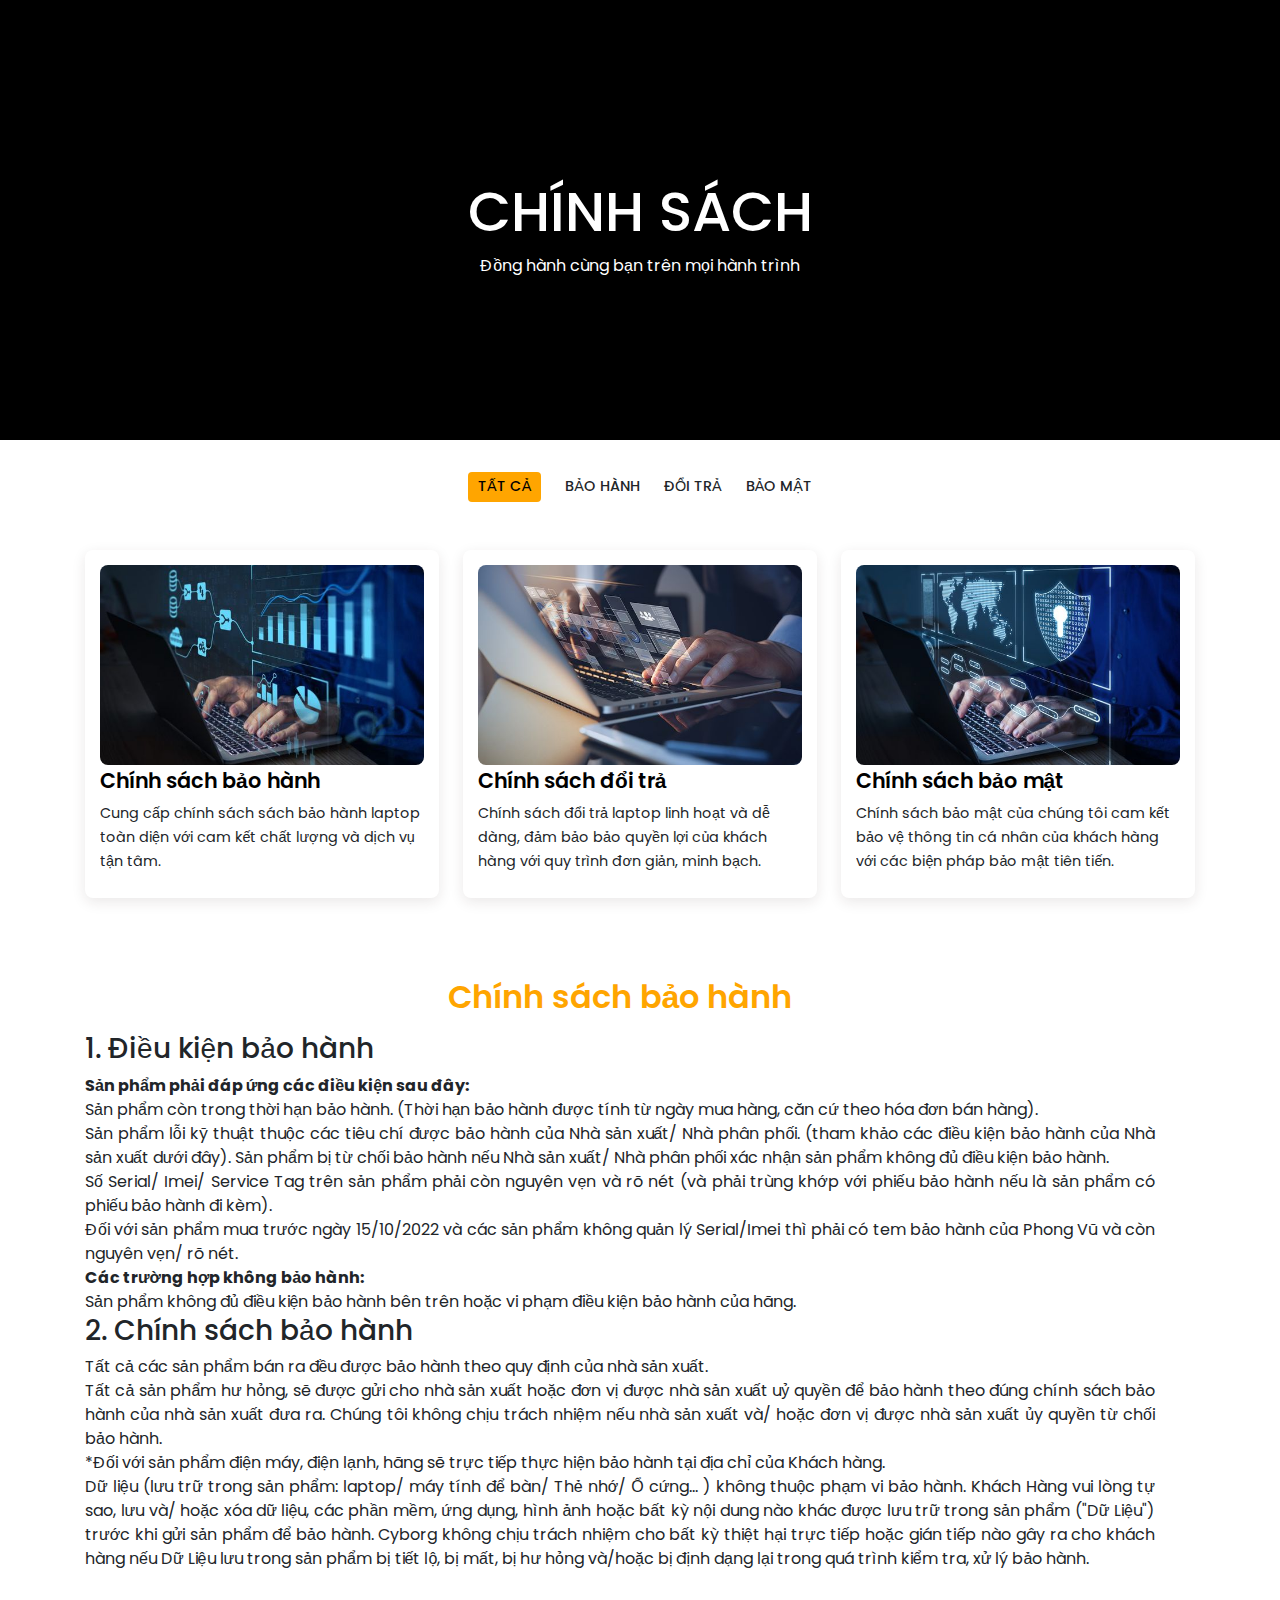
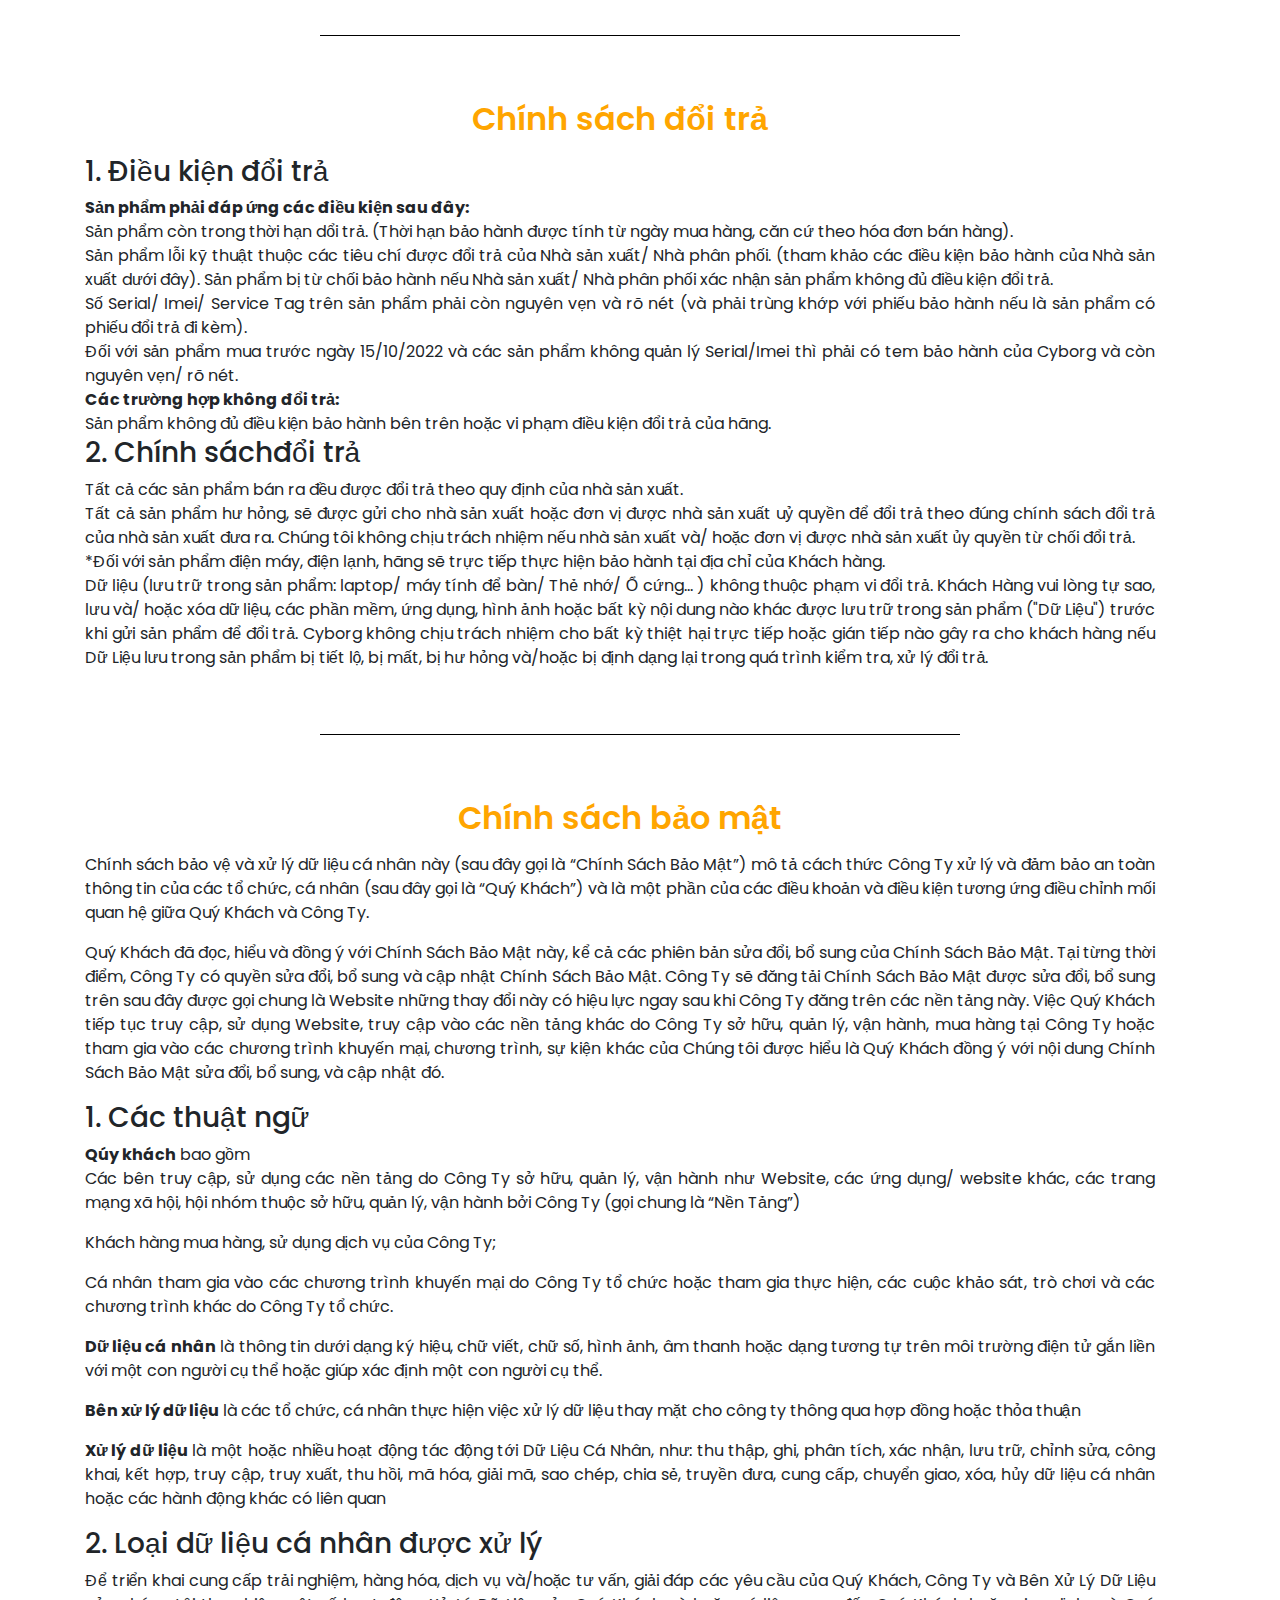
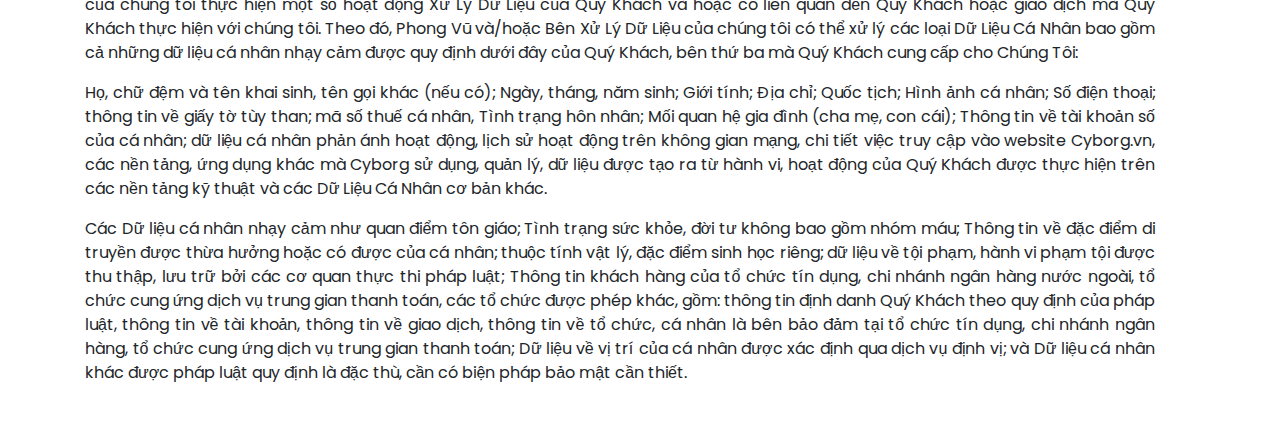
<file: Chính sách.html>
<html>
    <head>
        <title>Chính sách</title>
        <!-- Box Icons -->
        <link href='https://unpkg.com/boxicons@2.1.4/css/boxicons.min.css' rel='stylesheet'>
        <!-- CSS -->
        <Style>
            @import url('https://fonts.googleapis.com/css2?family=Poppins:ital,wght@0,100;0,200;0,300;0,400;0,500;0,600;0,700;0,800;0,900;1,100;1,200;1,300;1,400;1,500;1,600;1,700;1,800;1,900&display=swap');
            *{
                font-family: "Poppins", sans-serif;
                margin: 0;
                padding: 0;
                scroll-behavior: smooth;
                scroll-padding-top: 2rem;
                box-sizing: border-box;
            }

            a{
                text-decoration: none;
            }

            li{
                list-style: none;
            }

            img{
                width: 100%;
            }

            section{
                padding: 3rem 0 2rem;
            }

            .container{
                max-width: 1068px;
                margin: auto;
                width: 100%;
            }
            /* Home */
            .home{
                width: 100%;
                min-height: 440px;
                background: black;
                display: grid;
                justify-content: center;
                align-items: center;
            }

            .home-text-container{
                color: white;
                text-align: center;
            }

            .home-title{
                font-size: 3.5rem;
            }

            .home-subtitle{
                font-size: 1rem;
                font-weight: 400;
            }
            /* Post Filter */
            .post-filter{
                display: flex;
                justify-content: center;
                align-items: center;
                column-gap: 1.5rem;
                margin-top: 2rem !important;
            }

            .filter-item{
                font-size: 0.9rem;
                font-weight: 500;
                cursor: pointer;
            }

            .active-filter{
                background: orange ;
                color: black;
                padding: 4px 10px;
                border-radius: 4px;
            }
            /* Posts */
            .post{
                display: grid;
                grid-template-columns: repeat(auto-fit, minmax(280px, auto));
                justify-content: center;
                gap: 1.5rem;
            }

            .post-box{
                background: white;
                box-shadow: 0 4px 14px hsl(355deg 25% 15% / 10%);
                padding: 15px;
                border-radius: 0.5rem;
            }

            .post-img{
                width: 100%;
                height: 200px;
                object-fit: cover;
                object-position: center;
                border-radius: 0.5rem;
            }

            .category{
                font-size: 0.9rem;
                font-weight: 500;
                text-transform: uppercase;
                color: orange;
            }

            .post-title{
                font-size: 1.3rem;
                font-weight: 600;
                color: black;
                display: -webkit-box;
                -webkit-line-clamp: 2;
                -webkit-box-orient: vertical;
                overflow: hidden;
            }

            .post-date{
                display: flex;
                font-size: 0.875rem;
                text-transform: uppercase;
                font-weight: 400;
                margin-top: 4px;
            }

            .post-description{
                font-size: 0.9rem;
                line-height: 1.5rem;
                margin: 5px 0 10px;
                display: -webkit-box;
                -webkit-line-clamp: 3;
                -webkit-box-orient: vertical;
                overflow: hidden;
            }

            .about{
                position: relative;
                width: 100%;
                display: flex;
                justify-content: center;
                align-items: center;
            }

            .about .contentBx{
                max-width: 100%;
                width: 100%;
                padding-right:40px;
                text-align: justify;
            }

            .titleText{
                font-weight: 600;
                color: #111;
                font-size: 2rem;  
                text-align: center;     
                color: orange;         
            }

            .title-text{
                color: #111;
                font-size: 1em;
                            }

            .ablout ,imgBx{
                position: relative;
                min-width: 50%;
                width: 50%;
                min-height: 500px;
            }

            
          </Style>
           <!-- boostrap -->
 <link
 rel="stylesheet"
 href="https://stackpath.bootstrapcdn.com/bootstrap/4.5.2/css/bootstrap.min.css"
/>
    </head>
    <body>
        <!-- Home -->
        <section class="home" id="home">
            <div class="home-text-container">
                <h2 class="home-title"> CHÍNH SÁCH</h2>
                <span class="home-subtitle">Đồng hành cùng bạn trên mọi hành trình</span>
            </div>
        </section>
        <!-- Post Filter -->
        <div class="post-filter container">
            <span class="filter-item active-filter" data-filter='all'>TẤT CẢ</span>
            <span class="filter-item" data-filter='hp'>BẢO HÀNH</span>
            <span class="filter-item" data-filter='dell'>ĐỔI TRẢ</span>
            <span class="filter-item" data-filter='lenovo'>BẢO MẬT</span>
        </div>
        <!-- Posts -->
        <section class="post container">
            <!-- Post Box 1 -->
            <div class="post-box hp">
                <img src="baohanh.jpg" alt="" class="post-img">
                
                <a href="#doan1" class="post-title">
                    Chính sách bảo hành
                </a>
                <p class="post-description">Cung cấp chính sách sách bảo hành laptop toàn diện với cam kết chất lượng và dịch vụ tận tâm.</p>
            </div>
            <!-- Post Box 2 -->
            <div class="post-box dell">
                <img src="doitra.jpg" alt="" class="post-img">
                
                <a href="#doan2" class="post-title">
                    Chính sách đổi trả
                </a>
                <p class="post-description">Chính sách đổi trả laptop linh hoạt và dễ dàng, đảm bảo bảo quyền lợi của khách hàng với quy trình đơn giản, minh bạch.</p>
            </div>
            <!-- Post Box 3 -->
            <div class="post-box lenovo">
                <img src="baomat.jpg" alt="" class="post-img">
               
                <a href="#doan3" class="post-title">
                    Chính sách bảo mật
                </a>
                <p class="post-description">Chính sách bảo mật của chúng tôi cam kết bảo vệ thông tin cá nhân của khách hàng với các biện pháp bảo mật tiên tiến.</p>
            </div>
        </section>
            <section class="about container" id="about">
                <div class="contentBx">
                    <h2 class="titleText"> Chính sách bảo hành </h2>
                    <p class="title-text">
                        <a name="doan1">
                        <h3> 1. Điều kiện bảo hành</h3>
                <B>Sản phẩm phải đáp ứng các điều kiện sau đây:</B><br>

                    Sản phẩm còn trong thời hạn bảo hành. (Thời hạn bảo hành được tính từ ngày mua hàng, căn cứ theo hóa đơn bán hàng).<br>

                    Sản phẩm lỗi kỹ thuật thuộc các tiêu chí được bảo hành của Nhà sản xuất/ Nhà phân phối. (tham khảo các điều kiện bảo hành của Nhà sản xuất dưới đây). Sản phẩm bị từ chối bảo hành nếu Nhà sản xuất/ Nhà phân phối xác nhận sản phẩm không đủ điều kiện bảo hành.<br>

                    Số Serial/ Imei/ Service Tag trên sản phẩm phải còn nguyên vẹn và rõ nét (và phải trùng khớp với phiếu bảo hành nếu là sản phẩm có phiếu bảo hành đi kèm).<br>

                    Đối với sản phẩm mua trước ngày 15/10/2022 và các sản phẩm không quản lý Serial/Imei thì phải có tem bảo hành của Phong Vũ và còn nguyên vẹn/ rõ nét.<br>

                <B>Các trường hợp không bảo hành:</B><br>

                    Sản phẩm không đủ điều kiện bảo hành bên trên hoặc vi phạm điều kiện bảo hành của hãng.<br>
                    <h3> 2. Chính sách bảo hành</h3>
                    Tất cả các sản phẩm bán ra đều được bảo hành theo quy định của nhà sản xuất.<br>
                    Tất cả sản phẩm hư hỏng, sẽ được gửi cho nhà sản xuất hoặc đơn vị được nhà sản xuất uỷ quyền để bảo hành theo đúng chính sách bảo hành của nhà sản xuất đưa ra. Chúng tôi không chịu trách nhiệm nếu nhà sản xuất và/ hoặc đơn vị được nhà sản xuất ủy quyền từ chối bảo hành.<br>
                    *Đối với sản phẩm điện máy, điện lạnh, hãng sẽ trực tiếp thực hiện bảo hành tại địa chỉ của Khách hàng.<br>
                    Dữ liệu (lưu trữ trong sản phẩm: laptop/ máy tính để bàn/ Thẻ nhớ/ Ổ cứng… ) không thuộc phạm vi bảo hành. 
                    Khách Hàng vui lòng tự sao, lưu và/ hoặc xóa dữ liệu, các phần mềm, ứng dụng, hình ảnh hoặc bất kỳ nội dung nào khác được lưu trữ trong sản phẩm ("Dữ Liệu") trước khi gửi sản phẩm để bảo hành. 
                    Cyborg không chịu trách nhiệm cho bất kỳ thiệt hại trực tiếp hoặc gián tiếp nào gây ra cho khách hàng nếu Dữ Liệu lưu trong sản phẩm bị tiết lộ, bị mất, bị hư hỏng và/hoặc bị định dạng lại trong quá trình kiểm tra, xử lý bảo hành.<br>
                    </p>
                </div>
            </section>
            <center><hr color="black" width="50%"></center>
            <section class="about container" id="about">
                <div class="contentBx">
                    <a name="doan2">
                    <h2 class="titleText"> Chính sách đổi trả </h2>
                    <p class="title-text">
                        <h3> 1. Điều kiện đổi trả</h3>
                <B>Sản phẩm phải đáp ứng các điều kiện sau đây:</B><br>

                    Sản phẩm còn trong thời hạn dổi trả. (Thời hạn bảo hành được tính từ ngày mua hàng, căn cứ theo hóa đơn bán hàng).<br>

                    Sản phẩm lỗi kỹ thuật thuộc các tiêu chí được đổi trả của Nhà sản xuất/ Nhà phân phối. (tham khảo các điều kiện bảo hành của Nhà sản xuất dưới đây). Sản phẩm bị từ chối bảo hành nếu Nhà sản xuất/ Nhà phân phối xác nhận sản phẩm không đủ điều kiện đổi trả.<br>

                    Số Serial/ Imei/ Service Tag trên sản phẩm phải còn nguyên vẹn và rõ nét (và phải trùng khớp với phiếu bảo hành nếu là sản phẩm có phiếu đổi trả đi kèm).<br>

                    Đối với sản phẩm mua trước ngày 15/10/2022 và các sản phẩm không quản lý Serial/Imei thì phải có tem bảo hành của Cyborg và còn nguyên vẹn/ rõ nét.<br>

                <B>Các trường hợp không đổi trả:</B><br>

                    Sản phẩm không đủ điều kiện bảo hành bên trên hoặc vi phạm điều kiện đổi trả của hãng.<br>
                    <h3> 2. Chính sáchđổi trả</h3>
                    Tất cả các sản phẩm bán ra đều được đổi trả theo quy định của nhà sản xuất.<br>
                    Tất cả sản phẩm hư hỏng, sẽ được gửi cho nhà sản xuất hoặc đơn vị được nhà sản xuất uỷ quyền để đổi trả theo đúng chính sách đổi trả của nhà sản xuất đưa ra. Chúng tôi không chịu trách nhiệm nếu nhà sản xuất và/ hoặc đơn vị được nhà sản xuất ủy quyền từ chối đổi trả.<br>
                    *Đối với sản phẩm điện máy, điện lạnh, hãng sẽ trực tiếp thực hiện bảo hành tại địa chỉ của Khách hàng.<br>
                    Dữ liệu (lưu trữ trong sản phẩm: laptop/ máy tính để bàn/ Thẻ nhớ/ Ổ cứng… ) không thuộc phạm vi đổi trả. 
                    Khách Hàng vui lòng tự sao, lưu và/ hoặc xóa dữ liệu, các phần mềm, ứng dụng, hình ảnh hoặc bất kỳ nội dung nào khác được lưu trữ trong sản phẩm ("Dữ Liệu") trước khi gửi sản phẩm để đổi trả. 
                    Cyborg không chịu trách nhiệm cho bất kỳ thiệt hại trực tiếp hoặc gián tiếp nào gây ra cho khách hàng nếu Dữ Liệu lưu trong sản phẩm bị tiết lộ, bị mất, bị hư hỏng và/hoặc bị định dạng lại trong quá trình kiểm tra, xử lý đổi trả.<br>
                    </p>
                </div>
            </section>
            <center><hr color="black" width="50%"></center>
            <section class="about container" id="about">
                <div class="contentBx">
                    <a name="doan3">
                    <h2 class="titleText"> Chính sách bảo mật </h2>
                    <p class="title-text">
                        <p>
                            Chính sách bảo vệ và xử lý dữ liệu cá nhân này (sau đây gọi là “Chính Sách Bảo Mật”)
                            mô tả cách thức Công Ty xử lý và đảm bảo an toàn thông tin của các tổ chức, cá nhân (sau đây gọi là “Quý Khách”) và là một phần của các điều khoản và điều kiện tương ứng điều chỉnh mối quan hệ giữa Quý Khách và Công Ty.
                        </p>
                        <p>
                            Quý Khách đã đọc, hiểu và đồng ý với Chính Sách Bảo Mật này, kể cả các phiên bản sửa đổi, bổ sung của Chính Sách Bảo Mật. 
                            Tại từng thời điểm, Công Ty có quyền sửa đổi, bổ sung và cập nhật Chính Sách Bảo Mật. 
                            Công Ty sẽ đăng tải Chính Sách Bảo Mật được sửa đổi, bổ sung trên sau đây được gọi chung là Website những thay đổi này có hiệu lực ngay sau khi Công Ty đăng trên các nền tảng này. 
                            Việc Quý Khách tiếp tục truy cập, sử dụng Website, truy cập vào các nền tảng khác do Công Ty sở hữu, quản lý, vận hành, mua hàng tại Công Ty hoặc tham gia vào các chương trình khuyến mại, chương trình, sự kiện khác của Chúng tôi được hiểu là Quý Khách đồng ý với nội dung Chính Sách Bảo Mật sửa đổi, bổ sung, và cập nhật đó.
                        </p>
                        <h3> 1. Các thuật ngữ</h3>
                        <B>Qúy khách</B> bao gồm<br>
                                <p> Các bên truy cập, sử dụng các nền tảng do Công Ty sở hữu, quản lý, vận hành như Website, các ứng dụng/ website khác, các trang mạng xã hội, hội nhóm thuộc sở hữu, quản lý, vận hành bởi Công Ty (gọi chung là “Nền Tảng”)</p>
                                <p>Khách hàng mua hàng, sử dụng dịch vụ của Công Ty;</p>
                                <p>Cá nhân tham gia vào các chương trình khuyến mại do Công Ty tổ chức hoặc tham gia thực hiện, các cuộc khảo sát, trò chơi và các chương trình khác do Công Ty tổ chức.</p>
                                <p><B>Dữ liệu cá nhân</B>  là thông tin dưới dạng ký hiệu, chữ viết, chữ số, hình ảnh, âm thanh hoặc dạng tương tự trên môi trường điện tử gắn liền với một con người cụ thể hoặc giúp xác định một con người cụ thể.</p>
                                <p><B>Bên xử lý dữ liệu</B> là các tổ chức, cá nhân thực hiện việc xử lý dữ liệu thay mặt cho công ty thông qua hợp đồng hoặc thỏa thuận</p>
                                <p><B>Xử lý dữ liệu</B> là một hoặc nhiều hoạt động tác động tới Dữ Liệu Cá Nhân, như: thu thập, ghi, phân tích, xác nhận, lưu trữ, chỉnh sửa, công khai, kết hợp, truy cập, truy xuất, thu hồi, mã hóa, giải mã, sao chép, chia sẻ, truyền đưa, cung cấp, chuyển giao, xóa, hủy dữ liệu cá nhân hoặc các hành động khác có liên quan</p>
                        <h3> 2. Loại dữ liệu cá nhân được xử lý</h3>
                        <p>Để triển khai cung cấp trải nghiệm, hàng hóa, dịch vụ và/hoặc tư vấn, giải đáp các yêu cầu của Quý Khách, 
                            Công Ty và Bên Xử Lý Dữ Liệu của chúng tôi thực hiện một số hoạt động Xử Lý Dữ Liệu của Quý Khách và hoặc có liên quan đến Quý Khách hoặc giao dịch mà Quý Khách thực hiện với chúng tôi. 
                            Theo đó, Phong Vũ và/hoặc Bên Xử Lý Dữ Liệu của chúng tôi có thể xử lý các loại Dữ Liệu Cá Nhân bao gồm cả những dữ liệu cá nhân nhạy cảm được quy định dưới đây của Quý Khách, bên thứ ba mà Quý Khách cung cấp cho Chúng Tôi:</p>
                        <p>Họ, chữ đệm và tên khai sinh, tên gọi khác (nếu có); Ngày, tháng, năm sinh; Giới tính; Địa chỉ; Quốc tịch; Hình ảnh cá nhân; Số điện thoại; thông tin về giấy tờ tùy than; mã số thuế cá nhân, Tình trạng hôn nhân; Mối quan hệ gia đình (cha mẹ, con cái); Thông tin về tài khoản số của cá nhân; 
                            dữ liệu cá nhân phản ánh hoạt động, lịch sử hoạt động trên không gian mạng, chi tiết việc truy cập vào website Cyborg.vn, các nền tảng, ứng dụng khác mà Cyborg sử dụng, quản lý, dữ liệu được tạo ra từ hành vi, hoạt động của Quý Khách được thực hiện trên các nền tảng kỹ thuật và các Dữ Liệu Cá Nhân cơ bản khác.</p>
                        <p>Các Dữ liệu cá nhân nhạy cảm như quan điểm tôn giáo; Tình trạng sức khỏe, đời tư không bao gồm nhóm máu; 
                            Thông tin về đặc điểm di truyền được thừa hưởng hoặc có được của cá nhân; thuộc tính vật lý, đặc điểm sinh học riêng; dữ liệu về tội phạm, hành vi phạm tội được thu thập, lưu trữ bởi các cơ quan thực thi pháp luật; 
                            Thông tin khách hàng của tổ chức tín dụng, chi nhánh ngân hàng nước ngoài, tổ chức cung ứng dịch vụ trung gian thanh toán, các tổ chức được phép khác, 
                            gồm: thông tin định danh Quý Khách theo quy định của pháp luật, thông tin về tài khoản, thông tin về giao dịch, thông tin về tổ chức, cá nhân là bên bảo đảm tại tổ chức tín dụng, chi nhánh ngân hàng, tổ chức cung ứng dịch vụ trung gian thanh toán; Dữ liệu về vị trí của cá nhân được xác định qua dịch vụ định vị; và Dữ liệu cá nhân khác được pháp luật quy định là đặc thù, cần có biện pháp bảo mật cần thiết.</p>
                </div>
            </section>
             <!-- JS -->
        <script
        src="https://code.jquery.com/jquery-3.7.1.js"
        integrity="sha256-eKhayi8LEQwp4NKxN+CfCh+3qOVUtJn3QNZ0TciWLP4="
        crossorigin="anonymous"></script>
              <script>
                  //Filter Js
                  $(document).ready(function(){
                      $(".filter-item").click(function(){
                          const value = $(this).attr("data-filter");
                          if (value == "all") {
                              $(".post-box").show("1000");
                          }
                          else{
                              $(".post-box").not("." + value).hide("1000");
                              $(".post-box").filter("." + value).show("1000");
                          }
                      });
                      //Add active to btn
                  $(".filter-item").click(function () {
                      $(this).addClass("active-filter").siblings().removeClass("active-filter");
                  });
                  });
                  
              </script>
          </body>
      </html>
</file>
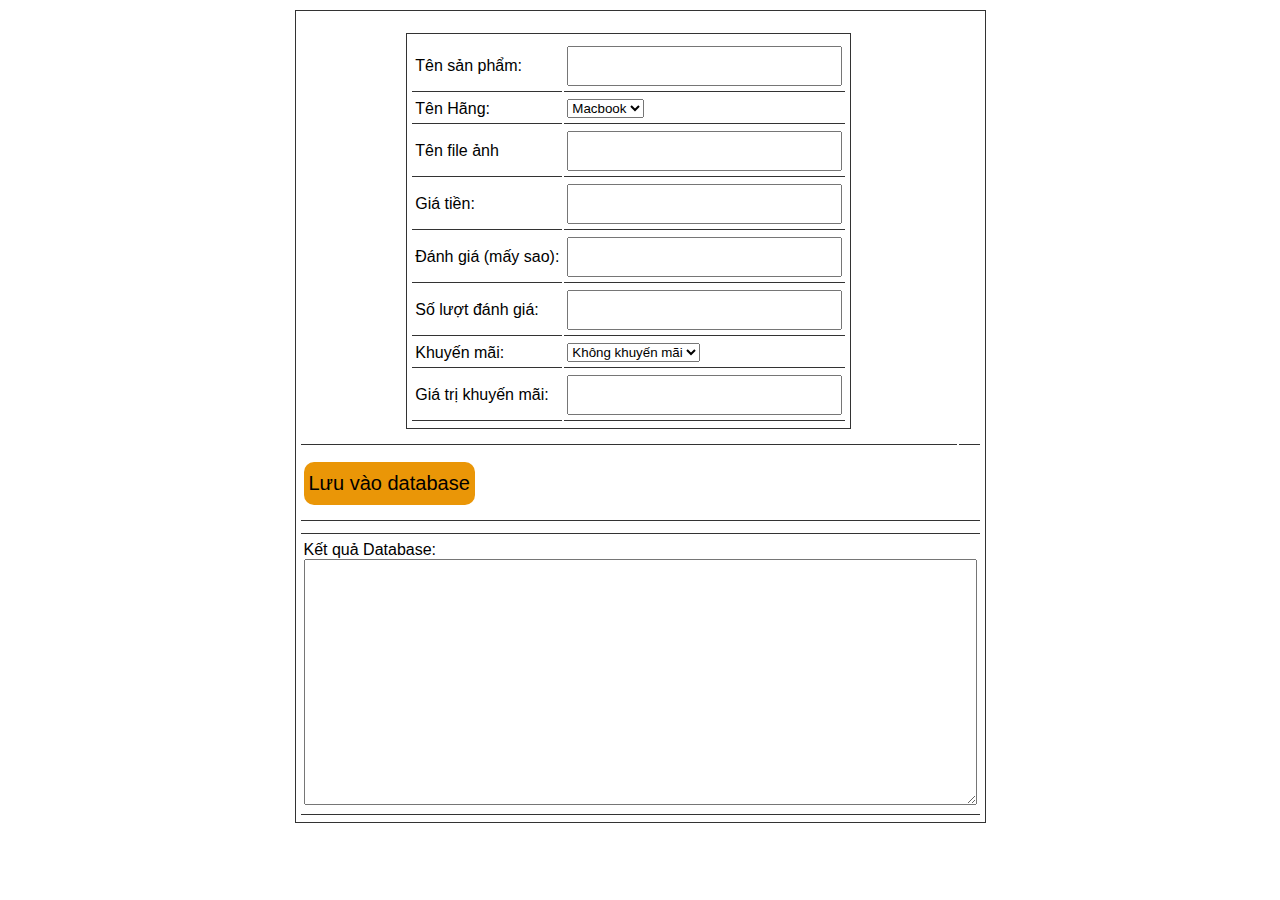
<file: createProductJson.html>
<!DOCTYPE html>
<html lang="en">
  <head>
    <meta charset="UTF-8" />
    <meta name="viewport" content="width=device-width, initial-scale=1.0" />
    <title>Create Product code</title>

    <!-- Load font awesome icons -->
    <link
      rel="stylesheet"
      href="https://cdnjs.cloudflare.com/ajax/libs/font-awesome/4.7.0/css/font-awesome.min.css"
      crossorigin="anonymous"
    />
    <link rel="stylesheet" type="text/css" href="css/style.css" />
    <link rel="stylesheet" href="css/header.css" />
    <link rel="stylesheet" type="text/css" href="css/home_products.css" />

    <script src="data/products.js"></script>
    <script src="js/classes.js"></script>
    <script src="js/dungchung.js"></script>

    <style>
      * {
        outline: none;
        font-family: sans-serif;
      }

      table {
        padding: 5px 3px;
        border: 1px solid #333;
        margin: 10px auto;
      }
      td {
        padding: 5px 3px;
        border-bottom: 1pt solid #333;
      }
      input {
        padding: 5px 3px;
        height: 26px;
        font-size: 20px;
      }
      button {
        border-radius: 10px;
        margin: 10px auto;
        font-size: 20px;
        padding: 10px 5px;
        border: none;
        cursor: pointer;
        background: rgb(234, 150, 7);
      }
      button:hover {
        background: #4a7;
      }
      textarea {
        padding: 5px 3px;
        font-size: 16px;
      }
      .homeproduct li {
        width: 250px;
      }
    </style>

    <script>
      // Thêm sản phẩm vào trang
      function addProduct(p, id) {
        promo = new Promo(p.promo.name, p.promo.value); // class Promo
        product = new Product(
          p.img,
          p.name,
          p.price,
          p.star,
          p.rateCount,
          promo
        ); // Class product
        addToWeb(product, id);
      }
      function getResult() {
        var name = document.getElementById("name").value;
        var company = document.getElementById("company").value;
        var img = document.getElementById("img").value;
        var price = document.getElementById("price").value;
        var star = document.getElementById("star").value || 0;
        var rateCount = document.getElementById("rateCount").value || 0;
        var promoName = document.getElementById("promoName").value;
        var promoValue = document.getElementById("promoValue").value;

        if (img.indexOf("http") < 0) {
          img = "img/products/" + img;
        }
        return {
          name: name,
          company: company,
          img: img,
          price: price,
          star: star,
          rateCount: rateCount,
          promo: {
            name: promoName,
            value: promoValue,
          },
        };
      }

      function saveToDatabase() {
        var r = getResult();
        if (!r.name || !r.price) {
          alert("Chưa nhập tên hoặc giá tiền");
          return;
        }

        addProduct(r, "products");
        var textarea = document.getElementById("t_a");
        if (textarea.innerHTML == "")
          textarea.innerHTML += JSON.stringify(r, null, "\t");
        else textarea.innerHTML += ",\n" + JSON.stringify(r, null, "\t");
      }

      function valueChange() {
        document.getElementById("live").innerHTML = "";
        addProduct(getResult(), "live");
      }

      window.onload = function () {
        var inp = document.getElementsByTagName("input");
        for (var i = 0; i < inp.length; i++) {
          inp[i].onkeyup = valueChange;
        }
        document.getElementById("company").onchange = valueChange;
      };
    </script>
  </head>

  <body>
    <table>
      <tr>
        <td>
          <table cellpadding="7">
            <tr>
              <td>Tên sản phẩm:</td>
              <td><input id="name" type="text" onchange="" /></td>
            </tr>
            <tr>
              <td>Tên Hãng:</td>
              <td>
                <select name="" id="company">
                  <option value="Macbook">Macbook</option>
                  <option value="Acer">Acer</option>
                  <option value="Lenovo">Lenovo</option>
                  <option value="Dell">Dell</option>
                  <option value="msi">msi</option>
                  <option value="Asus">Asus</option>
                </select>
              </td>
            </tr>
            <tr>
              <td>Tên file ảnh</td>
              <td><input id="img" type="text" /></td>
            </tr>
            <tr>
              <td>Giá tiền:</td>
              <td><input id="price" type="text" /></td>
            </tr>
            <tr>
              <td>Đánh giá (mấy sao):</td>
              <td><input id="star" type="text" /></td>
            </tr>
            <tr>
              <td>Số lượt đánh giá:</td>
              <td><input id="rateCount" type="text" /></td>
            </tr>
            <tr>
              <td>Khuyến mãi:</td>
              <td>
                <select name="km" id="promoName" onchange="valueChange()">
                  <option value="">Không khuyến mãi</option>
                  <option value="tragop">Trả góp</option>
                  <option value="giamgia">Giảm giá</option>
                  <option value="moiramat">Mới ra mắt</option>
                  <option value="giareonline">Giá rẻ online</option>
                </select>
              </td>
            </tr>
            <tr>
              <td>Giá trị khuyến mãi:</td>
              <td><input id="promoValue" type="text" /></td>
            </tr>
          </table>
        </td>

        <td>
          <ul class="homeproduct group flexContain" id="live"></ul>
        </td>
      </tr>
      <tr>
        <td colspan="2">
          <button onclick="saveToDatabase()">Lưu vào database</button>
        </td>
      </tr>
      <tr>
        <td colspan="2">
          <ul class="homeproduct" id="products"></ul>
        </td>
      </tr>
      <tr>
        <td colspan="2">
          <p>Kết quả Database:</p>
          <textarea rows="13" cols="70" id="t_a"></textarea>
        </td>
      </tr>
    </table>
  </body>
</html>
</file>
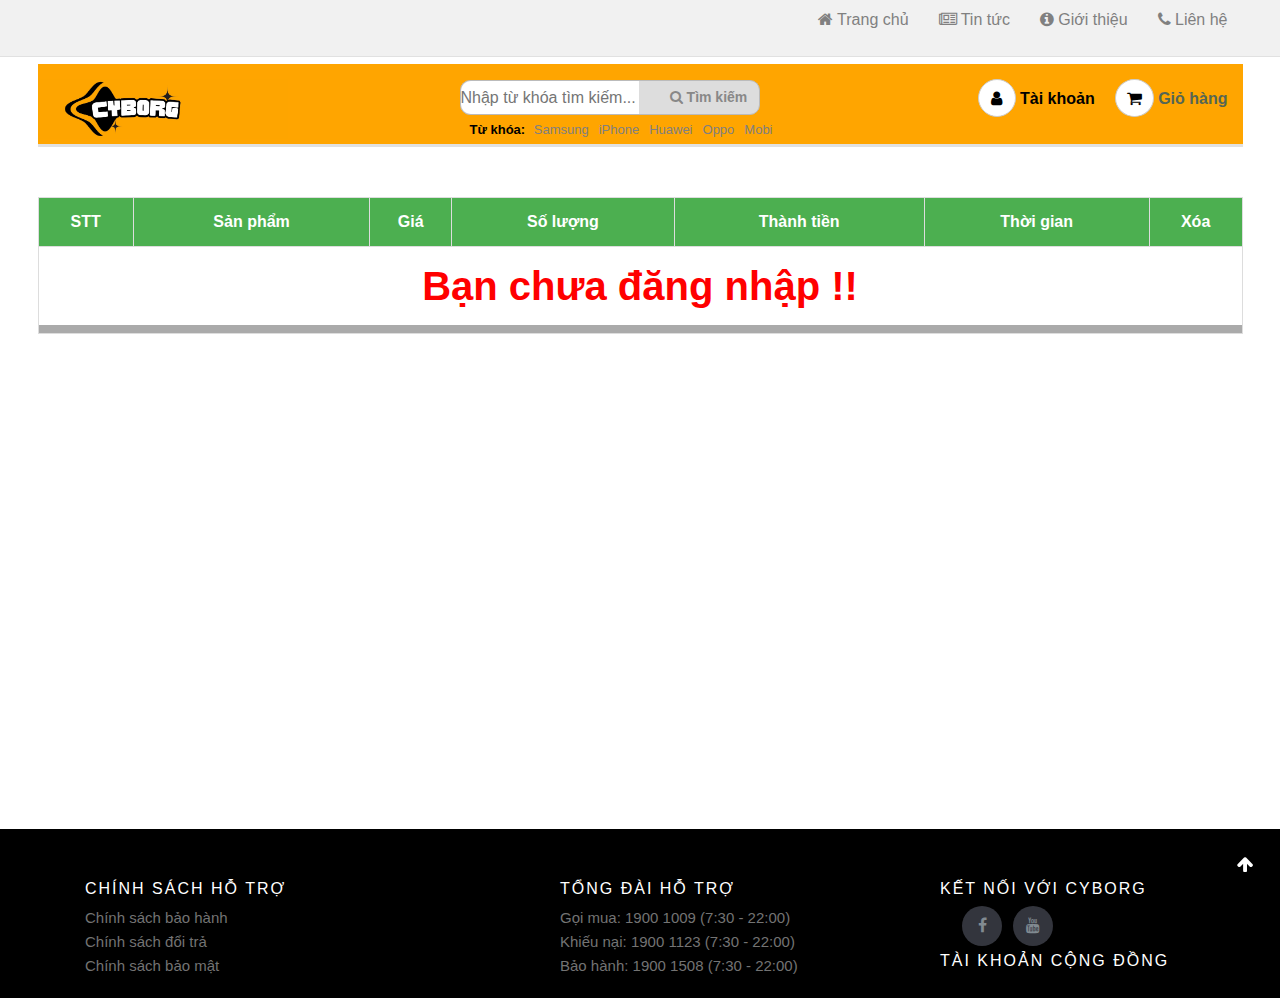
<file: giohang.html>
<!DOCTYPE html>
<html lang="vi">

<head>
	<meta charset="UTF-8">
	<meta name="viewport" content="width=device-width, initial-scale=1.0">
	<meta http-equiv="X-UA-Compatible" content="ie=edge">
	<link rel="shortcut icon" href="img/favicon.ico" />

	<title>Thế giới điện thoại</title>

	<!-- Load font awesome icons -->
	<link rel="stylesheet" href="https://cdnjs.cloudflare.com/ajax/libs/font-awesome/4.7.0/css/font-awesome.min.css"
	 crossorigin="anonymous">

	<!-- our files -->
	<!-- css -->
	<link rel="stylesheet" href="css/style.css">
	<link rel="stylesheet" href="css/topnav.css">
	<link rel="stylesheet" href="css/header.css">
	<link rel="stylesheet" href="css/taikhoan.css">
	<link rel="stylesheet" href="css/gioHang.css">
	<link rel="stylesheet" href="css/footer.css">
	<!-- js -->
	<script src="data/products.js"></script>
	<script src="js/classes.js"></script>
	<script src="js/dungchung.js"></script>
	<script src="js/giohang.js"></script>

	 <!-- boostrap -->
	 <link
	 rel="stylesheet"
	 href="https://stackpath.bootstrapcdn.com/bootstrap/4.5.2/css/bootstrap.min.css"
   />
</head>

<body>
	<script> addTopNav(); </script>

	<section style="min-height: 85vh">
		<script> addHeader(); </script>

		<table class="listSanPham" > </table>
		
	</section> <!-- End Section -->

	<script>
		addContainTaiKhoan();
	</script>

	<div class="footer"><script>addFooter();</script></div>

	<i class="fa fa-arrow-up" id="goto-top-page" onclick="gotoTop()"></i>
</body>

</html>
</file>
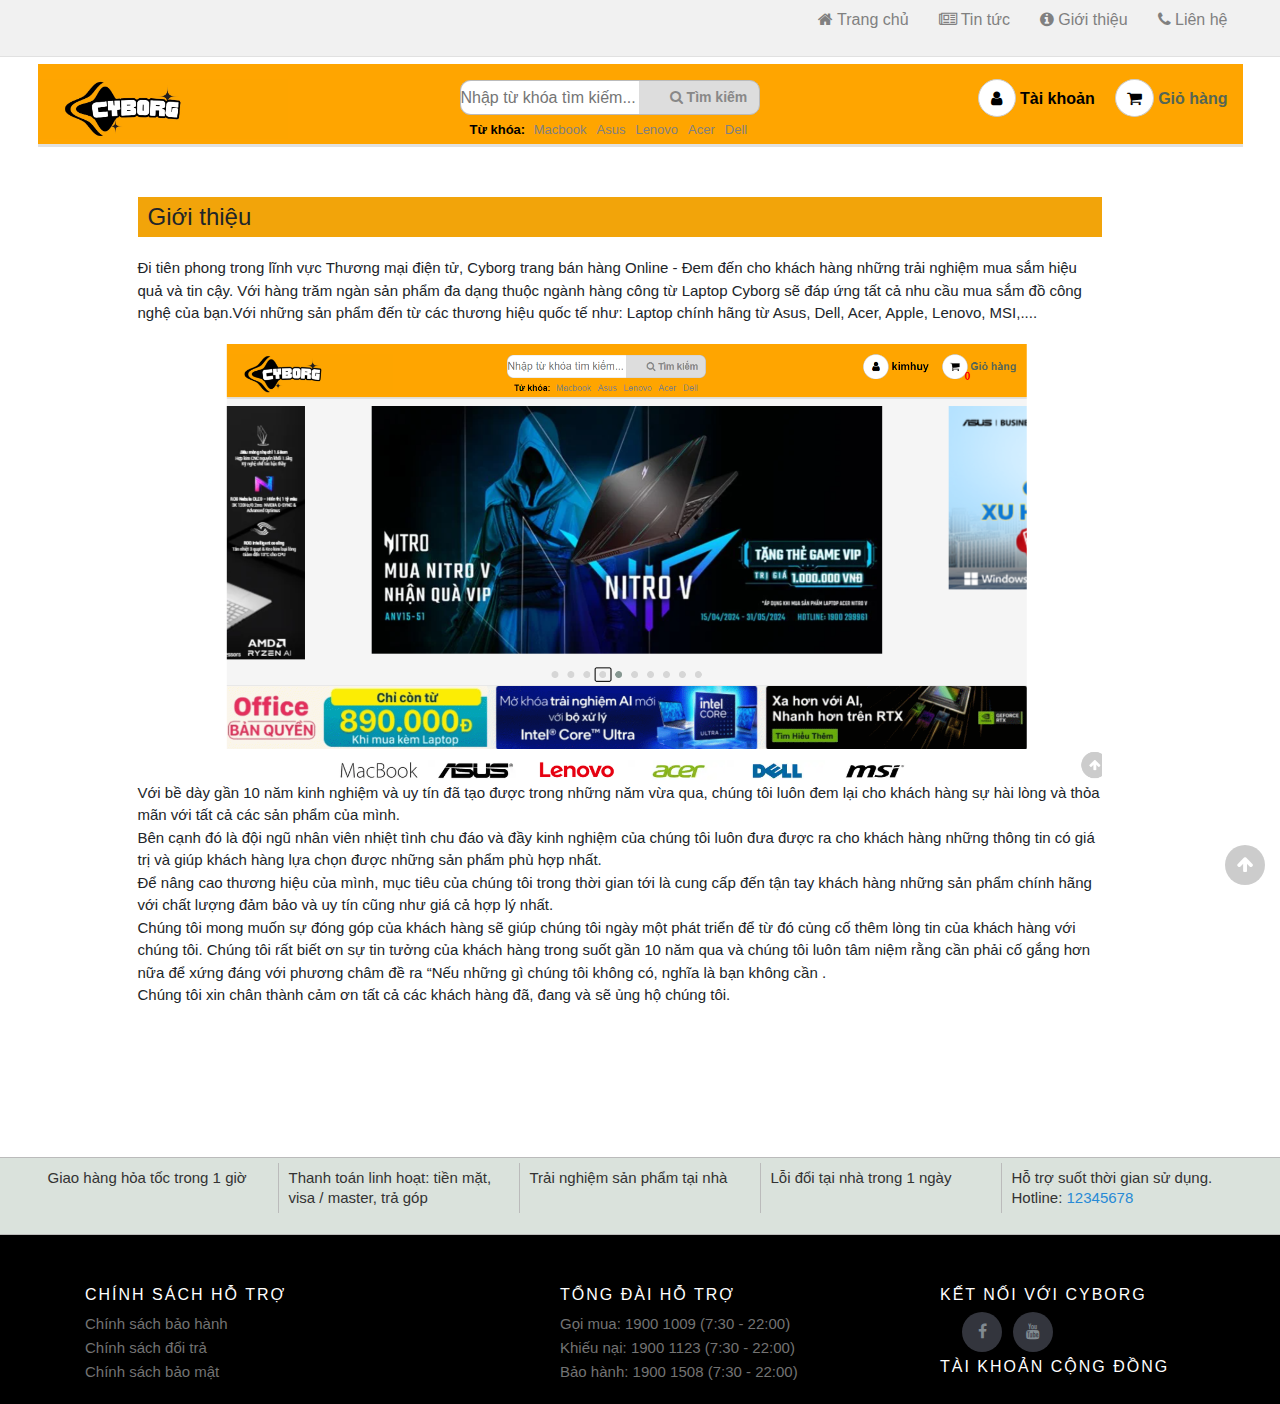
<file: gioithieu.html>
<!DOCTYPE html>
<html lang="vi">
  <head>
    <meta charset="UTF-8" />
    <meta name="viewport" content="width=device-width, initial-scale=1.0" />
    <meta http-equiv="X-UA-Compatible" content="ie=edge" />
    <title>Giới thiệu - Cyborg</title>
    <link rel="shortcut icon" href="img/favicon.ico" />

    <!-- Load font awesome icons -->
    <link
      rel="stylesheet"
      href="https://cdnjs.cloudflare.com/ajax/libs/font-awesome/4.7.0/css/font-awesome.min.css"
      crossorigin="anonymous"
    />

    <!-- our files -->
    <!-- css -->
    <link rel="stylesheet" href="css/style.css" />
    <link rel="stylesheet" href="css/topnav.css" />
    <link rel="stylesheet" href="css/header.css" />
    <link rel="stylesheet" href="css/taikhoan.css" />
    <link rel="stylesheet" href="css/footer.css" />
    <link rel="stylesheet" href="css/gioithieu.css" />

    <!-- js -->
    <script src="data/products.js"></script>
    <script src="js/dungchung.js"></script>
    <script>
      window.onload = function () {
        khoiTao();
        // thêm tags (từ khóa) vào khung tìm kiếm
        var tags = ["Macbook", "Asus", "Lenovo", "Acer", "Dell"];
        for (var t of tags) addTags(t, "index.html?search=" + t);
      };
    </script>

    <!-- boostrap -->
    <link
      rel="stylesheet"
      href="https://stackpath.bootstrapcdn.com/bootstrap/4.5.2/css/bootstrap.min.css"
    />
  </head>

  <body>
    <script>
      addTopNav();
    </script>

    <section style="min-height: 85vh">
      <script>
        addHeader();
      </script>

      <div class="page-gt">
        <h4 class="page-header">Giới thiệu</h4>
        <div class="page-info">
          <p>
            Đi tiên phong trong lĩnh vực Thương mại điện tử, Cyborg trang bán
            hàng Online - Đem đến cho khách hàng những trải nghiệm mua sắm hiệu
            quả và tin cậy. Với hàng trăm ngàn sản phẩm đa dạng thuộc ngành hàng
            công từ Laptop Cyborg sẽ đáp ứng tất cả nhu cầu mua sắm đồ công nghệ
            của bạn.Với những sản phẩm đến từ các thương hiệu quốc tế như:
            Laptop chính hãng từ Asus, Dell, Acer, Apple, Lenovo, MSI,....
          </p>
          <img src="screenshots\gioithieu.png" alt="" style="width: 100%" />
          <br />
          <p>
            Với bề dày gần 10 năm kinh nghiệm và uy tín đã tạo được trong những
            năm vừa qua, chúng tôi luôn đem lại cho khách hàng sự hài lòng và
            thỏa mãn với tất cả các sản phẩm của mình.<br />
            Bên cạnh đó là đội ngũ nhân viên nhiệt tình chu đáo và đầy kinh
            nghiệm của chúng tôi luôn đưa được ra cho khách hàng những thông tin
            có giá trị và giúp khách hàng lựa chọn được những sản phẩm phù hợp
            nhất.<br />
            Để nâng cao thương hiệu của mình, mục tiêu của chúng tôi trong thời
            gian tới là cung cấp đến tận tay khách hàng những sản phẩm chính
            hãng với chất lượng đảm bảo và uy tín cũng như giá cả hợp lý
            nhất.<br />
            Chúng tôi mong muốn sự đóng góp của khách hàng sẽ giúp chúng tôi
            ngày một phát triển để từ đó củng cố thêm lòng tin của khách hàng
            với chúng tôi. Chúng tôi rất biết ơn sự tin tưởng của khách hàng
            trong suốt gần 10 năm qua và chúng tôi luôn tâm niệm rằng cần phải
            cố gắng hơn nữa để xứng đáng với phương châm đề ra “Nếu những gì
            chúng tôi không có, nghĩa là bạn không cần .<br />
            Chúng tôi xin chân thành cảm ơn tất cả các khách hàng đã, đang và sẽ
            ủng hộ chúng tôi.
          </p>
        </div>
      </div>
    </section>
    <div class="plc">
      <section>
        <ul class="flexContain">
          <li>Giao hàng hỏa tốc trong 1 giờ</li>
          <li>Thanh toán linh hoạt: tiền mặt, visa / master, trả góp</li>
          <li>Trải nghiệm sản phẩm tại nhà</li>
          <li>Lỗi đổi tại nhà trong 1 ngày</li>
          <li>
            Hỗ trợ suốt thời gian sử dụng. <br />Hotline:
            <a href="tel:12345678" style="color: #288ad6">12345678</a>
          </li>
        </ul>
      </section>
    </div>
    <script>
      addContainTaiKhoan();
    </script>

    <div class="footer">
      <script>
        addFooter();
      </script>
    </div>

    <i class="fa fa-arrow-up" id="goto-top-page" onclick="gotoTop()"></i>
  </body>
</html>
</file>
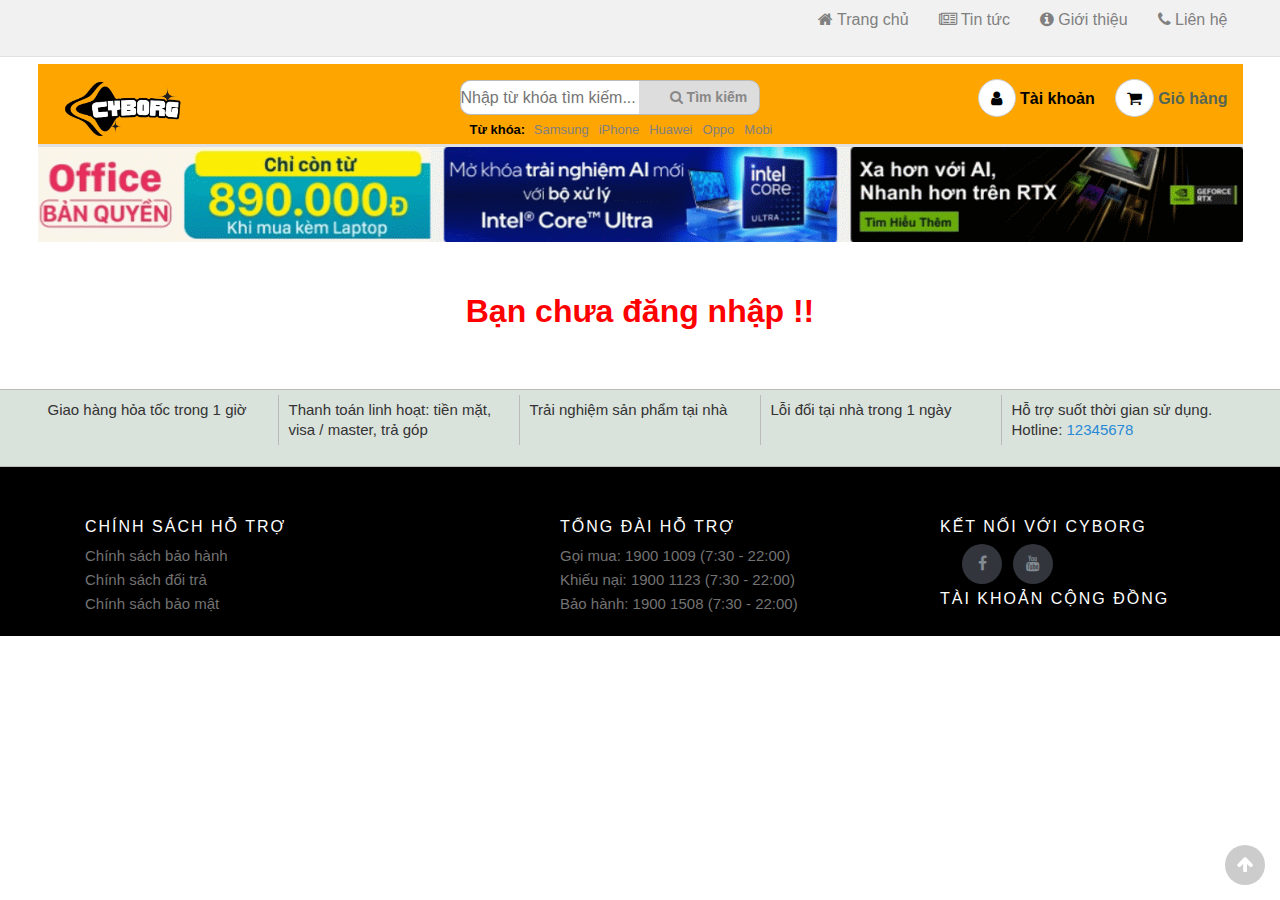
<file: nguoidung.html>
<!DOCTYPE html>
<html lang="vi">
  <head>
    <meta charset="UTF-8" />
    <meta name="viewport" content="width=device-width, initial-scale=1.0" />
    <meta http-equiv="X-UA-Compatible" content="ie=edge" />

    <title>Cyborg</title>
    <link rel="shortcut icon" href="img/favicon.ico" />

    <!-- Load font awesome icons -->
    <link
      rel="stylesheet"
      href="https://cdnjs.cloudflare.com/ajax/libs/font-awesome/4.7.0/css/font-awesome.min.css"
      crossorigin="anonymous"
    />

    <script src="js/Jquery/Jquery.min.js"></script>

    <!-- our files -->
    <!-- css -->
    <link rel="stylesheet" href="css/style.css" />
    <link rel="stylesheet" href="css/topnav.css" />
    <link rel="stylesheet" href="css/header.css" />
    <link rel="stylesheet" href="css/taikhoan.css" />
    <link rel="stylesheet" href="css/gioHang.css" />
    <link rel="stylesheet" href="css/nguoidung.css" />
    <link rel="stylesheet" href="css/footer.css" />
    <!-- js -->
    <script src="data/products.js"></script>
    <script src="js/classes.js"></script>
    <script src="js/dungchung.js"></script>
    <script src="js/nguoidung.js"></script>

    <!-- boostrap -->
    <link
      rel="stylesheet"
      href="https://stackpath.bootstrapcdn.com/bootstrap/4.5.2/css/bootstrap.min.css"
    />
  </head>

  <body>
    <script>
      addTopNav();
    </script>

    <section>
      <script>
        addHeader();
      </script>
      <img src="img/banners/blackFriday.gif" alt="" style="width: 100%" />

      <div class="infoUser"></div>

      <div class="listDonHang"></div>
    </section>
    <!-- End Section -->

    <script>
      addContainTaiKhoan();
      addPlc();
    </script>

    <div class="footer">
      <script>
        addFooter();
      </script>
    </div>

    <i class="fa fa-arrow-up" id="goto-top-page" onclick="gotoTop()"></i>
  </body>
</html>
</file>
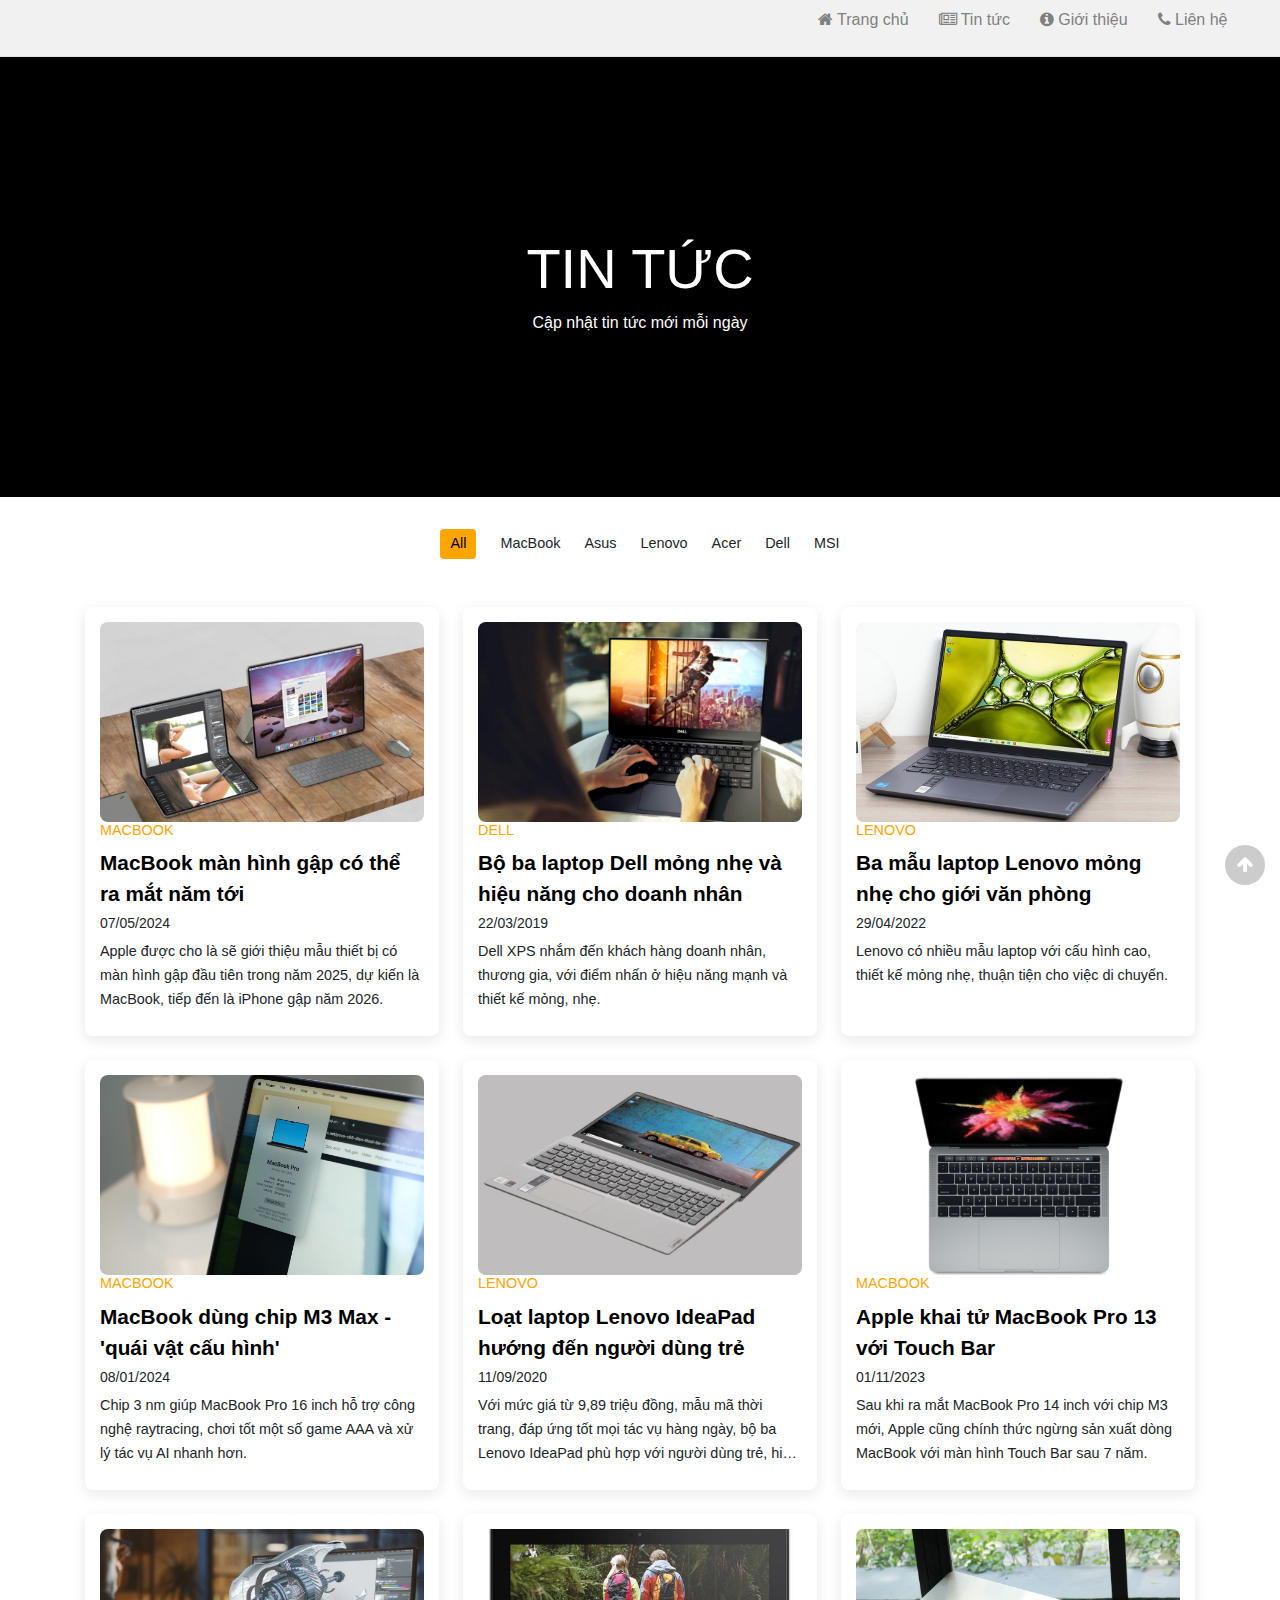
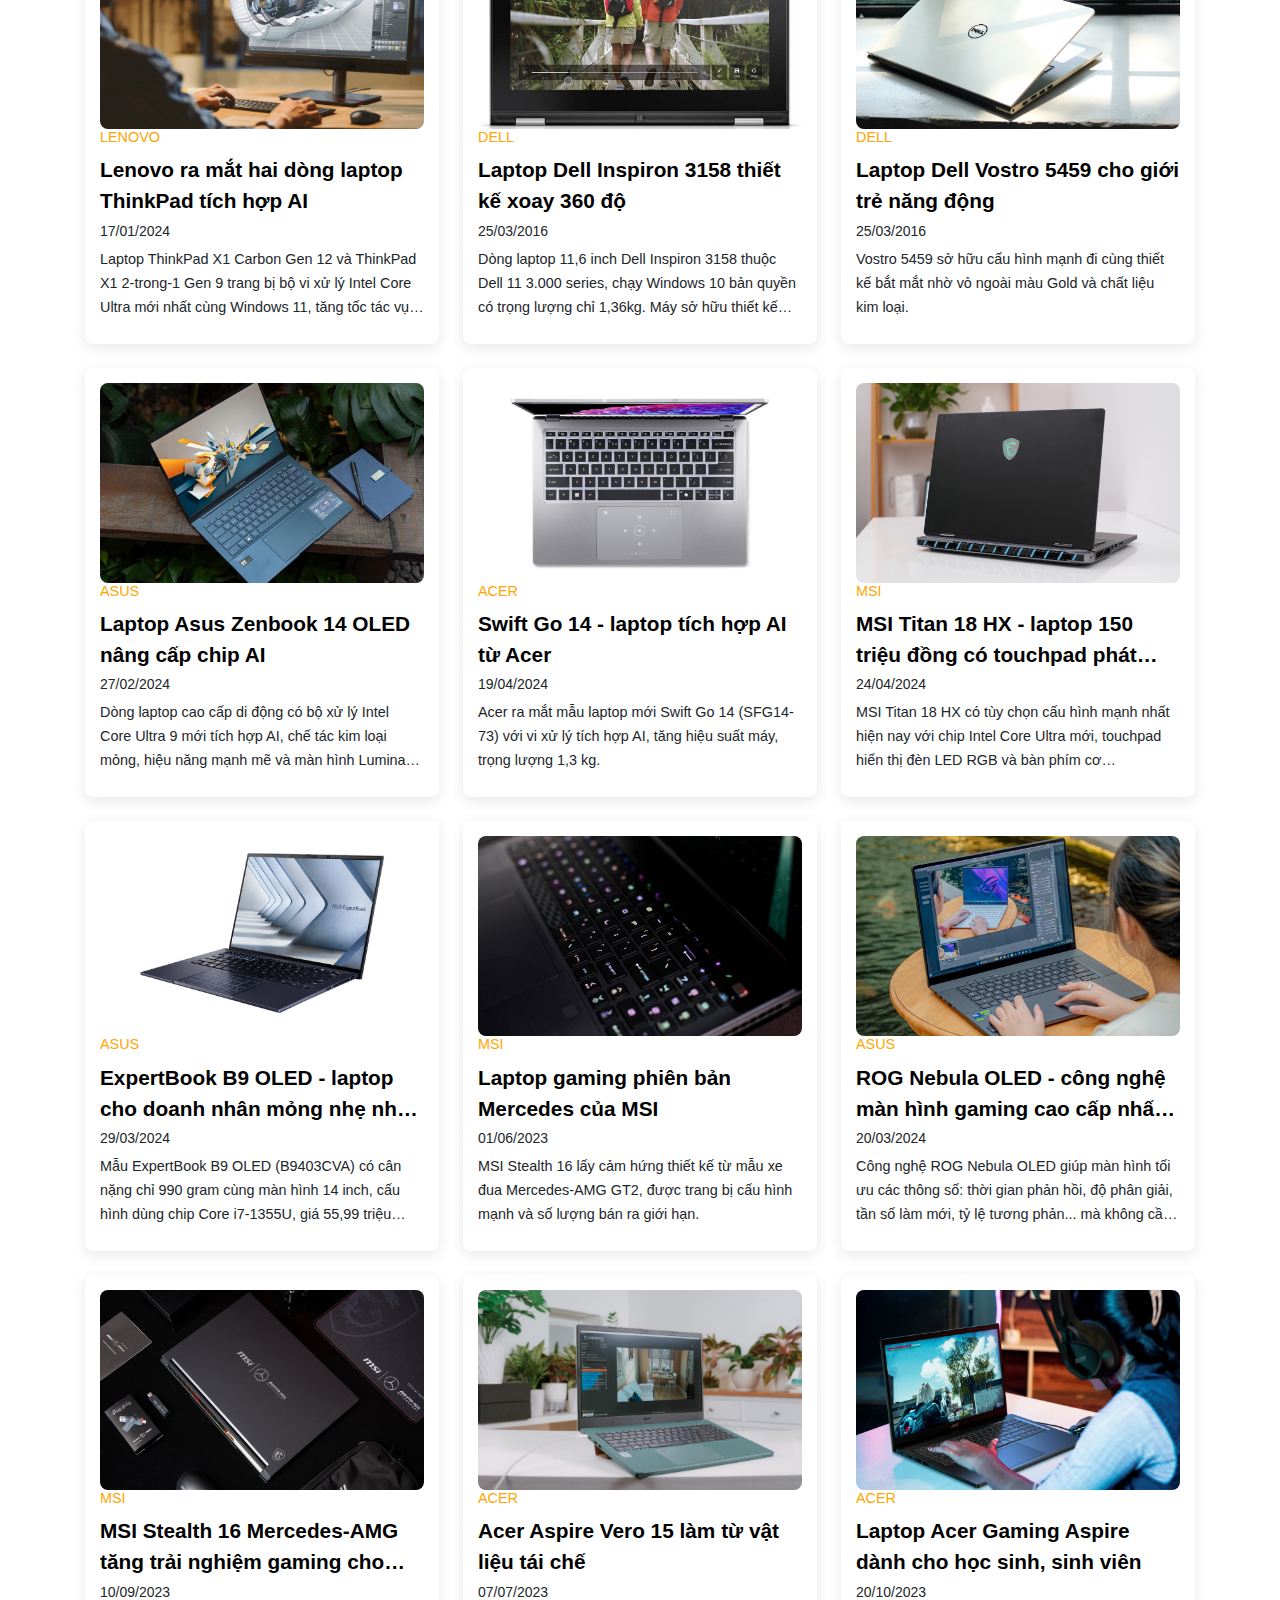
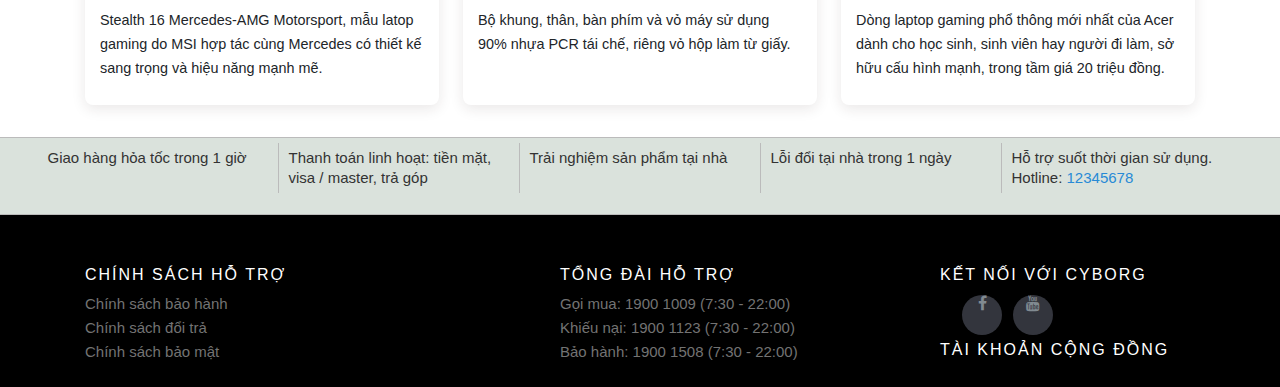
<file: tintuc.html>
<html>

<head>
  <title>Tin Tức Công Nghệ</title>
  <!-- Box Icons -->
  <link rel="shortcut icon" href="img/favicon.ico" />
  <link href="https://unpkg.com/boxicons@2.1.4/css/boxicons.min.css" rel="stylesheet" />
  <!-- CSS -->
  <style>
    @import url("https://fonts.googleapis.com/css2?family=Poppins:ital,wght@0,100;0,200;0,300;0,400;0,500;0,600;0,700;0,800;0,900;1,100;1,200;1,300;1,400;1,500;1,600;1,700;1,800;1,900&display=swap");

    * {
      font-family: "Poppins", sans-serif;
      margin: 0;
      padding: 0;
      scroll-behavior: smooth;
      scroll-padding-top: 2rem;
      box-sizing: border-box;
    }

    a {
      text-decoration: none;
    }

    li {
      list-style: none;
    }

    img {
      width: 100%;
    }

    sectionn {
      padding: 3rem 0 2rem;
    }

    .container {
      max-width: 1068px;
      margin: auto;
      width: 100%;
    }

    /* Home */
    .home {
      width: 100%;
      min-height: 440px;
      background: black;
      display: grid;
      justify-content: center;
      align-items: center;
    }

    .home-text-container {
      color: white;
      text-align: center;
    }

    .home-title {
      font-size: 3.5rem;
    }

    .home-subtitle {
      font-size: 1rem;
      font-weight: 400;
    }

    /* Post Filter */
    .post-filter {
      display: flex;
      justify-content: center;
      align-items: center;
      column-gap: 1.5rem;
      margin-top: 2rem !important;
    }

    .filter-item {
      font-size: 0.9rem;
      font-weight: 500;
      cursor: pointer;
    }

    .active-filter {
      background: orange;
      color: black;
      padding: 4px 10px;
      border-radius: 4px;
    }

    /* Posts */
    .post {
      display: grid;
      grid-template-columns: repeat(auto-fit, minmax(280px, auto));
      justify-content: center;
      gap: 1.5rem;
    }

    .post-box {
      background: white;
      box-shadow: 0 4px 14px hsl(355deg 25% 15% / 10%);
      padding: 15px;
      border-radius: 0.5rem;
    }

    .post-img {
      width: 100%;
      height: 200px;
      object-fit: cover;
      object-position: center;
      border-radius: 0.5rem;
    }

    .category {
      font-size: 0.9rem;
      font-weight: 500;
      text-transform: uppercase;
      color: orange;
    }

    .post-title {
      font-size: 1.3rem;
      font-weight: 600;
      color: black;
      display: -webkit-box;
      -webkit-line-clamp: 2;
      -webkit-box-orient: vertical;
      overflow: hidden;
    }

    .post-date {
      display: flex;
      font-size: 0.875rem;
      text-transform: uppercase;
      font-weight: 400;
      margin-top: 4px;
    }

    .post-description {
      font-size: 0.9rem;
      line-height: 1.5rem;
      margin: 5px 0 10px;
      display: -webkit-box;
      -webkit-line-clamp: 3;
      -webkit-box-orient: vertical;
      overflow: hidden;
    }
  </style>

  <!-- Load font awesome icons -->
  <link rel="stylesheet" href="https://cdnjs.cloudflare.com/ajax/libs/font-awesome/4.7.0/css/font-awesome.min.css"
    crossorigin="anonymous" />

  <!-- owl carousel libraries -->
  <link rel="stylesheet" href="js/owlcarousel/owl.carousel.min.css" />
  <link rel="stylesheet" href="js/owlcarousel/owl.theme.default.min.css" />
  <script src="js/Jquery/Jquery.min.js"></script>
  <script src="js/owlcarousel/owl.carousel.min.js"></script>

  <!-- tidio - live chat -->
  <!-- <script src="//code.tidio.co/bfiiplaaohclhqwes5xivoizqkq56guu.js"></script> -->
  <!-- our files -->
  <!-- css -->
  <link rel="stylesheet" href="css/style.css" />
  <link rel="stylesheet" href="css/topnav.css" />
  <link rel="stylesheet" href="css/header.css" />
  <link rel="stylesheet" href="css/banner.css" />
  <link rel="stylesheet" href="css/taikhoan.css" />
  <link rel="stylesheet" href="css/trangchu.css" />
  <link rel="stylesheet" href="css/home_products.css" />
  <link rel="stylesheet" href="css/pagination_phantrang.css" />
  <link rel="stylesheet" href="css/footer.css" />

  <!-- js -->
  <script src="js/dungchung.js"></script>

  <!-- boostrap -->
  <link rel="stylesheet" href="https://stackpath.bootstrapcdn.com/bootstrap/4.5.2/css/bootstrap.min.css" />
</head>

<body>
  <script>
    addTopNav();
  </script>

  <!-- Home -->
  <sectionn class="home" id="home">
    <div class="home-text-container">
      <h2 class="home-title">TIN TỨC</h2>
      <span class="home-subtitle">Cập nhật tin tức mới mỗi ngày</span>
    </div>
  </sectionn>
  <!-- Post Filter -->
  <div class="post-filter container">
    <span class="filter-item active-filter" data-filter="all">All</span>
    <span class="filter-item" data-filter="mac">MacBook</span>
    <span class="filter-item" data-filter="asus">Asus</span>
    <span class="filter-item" data-filter="lenovo">Lenovo</span>
    <span class="filter-item" data-filter="acer">Acer</span>
    <span class="filter-item" data-filter="dell">Dell</span>
    <span class="filter-item" data-filter="msi">MSI</span>
  </div>
  <!-- Posts -->
  <sectionn class="post container">
    <!-- Post Box 1 -->
    <div class="post-box mac">
      <img src="img/post1.jpg" alt="" class="post-img" />
      <h2 class="category">MacBook</h2>
      <a href="https://vnexpress.net/macbook-man-hinh-gap-co-the-ra-mat-nam-toi-4742795.html" class="post-title">
        MacBook màn hình gập có thể ra mắt năm tới
      </a>
      <span class="post-date">07/05/2024</span>
      <p class="post-description">
        Apple được cho là sẽ giới thiệu mẫu thiết bị có màn hình gập đầu tiên
        trong năm 2025, dự kiến là MacBook, tiếp đến là iPhone gập năm 2026.
      </p>
    </div>
    <!-- Post Box 2 -->
    <div class="post-box dell">
      <img src="img/post2.png" alt="" class="post-img" />
      <h2 class="category">Dell</h2>
      <a href="https://vnexpress.net/bo-ba-laptop-dell-mong-nhe-va-hieu-nang-cho-doanh-nhan-3894687.html"
        class="post-title">
        Bộ ba laptop Dell mỏng nhẹ và hiệu năng cho doanh nhân
      </a>
      <span class="post-date">22/03/2019</span>
      <p class="post-description">
        Dell XPS nhắm đến khách hàng doanh nhân, thương gia, với điểm nhấn ở
        hiệu năng mạnh và thiết kế mỏng, nhẹ.
      </p>
    </div>
    <!-- Post Box 3 -->
    <div class="post-box lenovo">
      <img src="img/post3.jpg" alt="" class="post-img" />
      <h2 class="category">Lenovo</h2>
      <a href="https://vnexpress.net/ba-mau-laptop-lenovo-mong-nhe-cho-gioi-van-phong-4457572.html" class="post-title">
        Ba mẫu laptop Lenovo mỏng nhẹ cho giới văn phòng
      </a>
      <span class="post-date">29/04/2022</span>
      <p class="post-description">
        Lenovo có nhiều mẫu laptop với cấu hình cao, thiết kế mỏng nhẹ, thuận
        tiện cho việc di chuyển.
      </p>
    </div>
    <!-- Post Box 4 -->
    <div class="post-box mac">
      <img src="img/post4.jpg" alt="" class="post-img" />
      <h2 class="category">MacBook</h2>
      <a href="https://vnexpress.net/macbook-dung-chip-m3-max-quai-vat-cau-hinh-4696634.html" class="post-title">
        MacBook dùng chip M3 Max - 'quái vật cấu hình'
      </a>
      <span class="post-date">08/01/2024</span>
      <p class="post-description">
        Chip 3 nm giúp MacBook Pro 16 inch hỗ trợ công nghệ raytracing, chơi
        tốt một số game AAA và xử lý tác vụ AI nhanh hơn.
      </p>
    </div>
    <!-- Post Box 5 -->
    <div class="post-box lenovo">
      <img src="img/post5.jpg" alt="" class="post-img" />
      <h2 class="category">Lenovo</h2>
      <a href="https://vnexpress.net/loat-laptop-lenovo-ideapad-huong-den-nguoi-dung-tre-4160538.html"
        class="post-title">
        Loạt laptop Lenovo IdeaPad hướng đến người dùng trẻ
      </a>
      <span class="post-date">11/09/2020</span>
      <p class="post-description">
        Với mức giá từ 9,89 triệu đồng, mẫu mã thời trang, đáp ứng tốt mọi tác
        vụ hàng ngày, bộ ba Lenovo IdeaPad phù hợp với người dùng trẻ, hiện
        đại.
      </p>
    </div>
    <!-- Post Box 6 -->
    <div class="post-box mac">
      <img src="img/post6.jpg" alt="" class="post-img" />
      <h2 class="category">MacBook</h2>
      <a href="https://vnexpress.net/apple-khai-tu-macbook-pro-13-voi-touch-bar-4671448.html" class="post-title">
        Apple khai tử MacBook Pro 13 với Touch Bar
      </a>
      <span class="post-date">01/11/2023</span>
      <p class="post-description">
        Sau khi ra mắt MacBook Pro 14 inch với chip M3 mới, Apple cũng chính
        thức ngừng sản xuất dòng MacBook với màn hình Touch Bar sau 7 năm.
      </p>
    </div>
    <!-- Post Box 7 -->
    <div class="post-box lenovo">
      <img src="img/post7.png" alt="" class="post-img" />
      <h2 class="category">Lenovo</h2>
      <a href="https://vnexpress.net/lenovo-ra-mat-hai-dong-laptop-thinkpad-tich-hop-ai-4699676.html"
        class="post-title">
        Lenovo ra mắt hai dòng laptop ThinkPad tích hợp AI
      </a>
      <span class="post-date">17/01/2024</span>
      <p class="post-description">
        Laptop ThinkPad X1 Carbon Gen 12 và ThinkPad X1 2-trong-1 Gen 9 trang
        bị bộ vi xử lý Intel Core Ultra mới nhất cùng Windows 11, tăng tốc tác
        vụ qua AI.
      </p>
    </div>
    <!-- Post Box 8 -->
    <div class="post-box dell">
      <img src="img/post8.png" alt="" class="post-img" />
      <h2 class="category">Dell</h2>
      <a href="https://vnexpress.net/laptop-dell-inspiron-3158-thiet-ke-xoay-360-do-3375303.html" class="post-title">
        Laptop Dell Inspiron 3158 thiết kế xoay 360 độ
      </a>
      <span class="post-date">25/03/2016</span>
      <p class="post-description">
        Dòng laptop 11,6 inch Dell Inspiron 3158 thuộc Dell 11 3.000 series,
        chạy Windows 10 bản quyền có trọng lượng chỉ 1,36kg. Máy sở hữu thiết
        kế màn hình có thể gấp ngược 360 độ, biến laptop thành chiếc tablet
        trong tích tắc.
      </p>
    </div>
    <!-- Post Box 9 -->
    <div class="post-box dell">
      <img src="img/post9.png" alt="" class="post-img" />
      <h2 class="category">Dell</h2>
      <a href="https://vnexpress.net/laptop-dell-vostro-5459-cho-gioi-tre-nang-dong-3375390.html" class="post-title">
        Laptop Dell Vostro 5459 cho giới trẻ năng động
      </a>
      <span class="post-date">25/03/2016</span>
      <p class="post-description">
        Vostro 5459 sở hữu cấu hình mạnh đi cùng thiết kế bắt mắt nhờ vỏ ngoài
        màu Gold và chất liệu kim loại.
      </p>
    </div>
    <!-- Post Box 10 -->
    <div class="post-box asus">
      <img src="img/post10.jpg" alt="" class="post-img" />
      <h2 class="category">Asus</h2>
      <a href="https://vnexpress.net/laptop-asus-zenbook-14-oled-nang-cap-chip-ai-4715466.html" class="post-title">
        Laptop Asus Zenbook 14 OLED nâng cấp chip AI
      </a>
      <span class="post-date">27/02/2024</span>
      <p class="post-description">
        Dòng laptop cao cấp di động có bộ xử lý Intel Core Ultra 9 mới tích
        hợp AI, chế tác kim loại mỏng, hiệu năng mạnh mẽ và màn hình Lumina
        OLED.
      </p>
    </div>
    <!-- Post Box 11 -->
    <div class="post-box acer">
      <img src="img/post11.png" alt="" class="post-img" />
      <h2 class="category">Acer</h2>
      <a href="https://vnexpress.net/swift-go-14-laptop-tich-hop-ai-tu-acer-4736092.html" class="post-title">
        Swift Go 14 - laptop tích hợp AI từ Acer
      </a>
      <span class="post-date">19/04/2024</span>
      <p class="post-description">
        Acer ra mắt mẫu laptop mới Swift Go 14 (SFG14-73) với vi xử lý tích
        hợp AI, tăng hiệu suất máy, trọng lượng 1,3 kg.
      </p>
    </div>
    <!-- Post Box 12 -->
    <div class="post-box msi">
      <img src="img/post12.jpg" alt="" class="post-img" />
      <h2 class="category">Msi</h2>
      <a href="https://vnexpress.net/msi-titan-18-hx-laptop-150-trieu-dong-co-touchpad-phat-sang-4704334.html"
        class="post-title">
        MSI Titan 18 HX - laptop 150 triệu đồng có touchpad phát sáng
      </a>
      <span class="post-date">24/04/2024</span>
      <p class="post-description">
        MSI Titan 18 HX có tùy chọn cấu hình mạnh nhất hiện nay với chip Intel
        Core Ultra mới, touchpad hiển thị đèn LED RGB và bàn phím cơ
        SteelSeries.
      </p>
    </div>
    <!-- Post Box 13 -->
    <div class="post-box asus">
      <img src="img/post13.png" alt="" class="post-img" />
      <h2 class="category">Asus</h2>
      <a href="https://vnexpress.net/expertbook-b9-oled-laptop-cho-doanh-nhan-mong-nhe-nhat-cua-asus-4726473.html"
        class="post-title">
        ExpertBook B9 OLED - laptop cho doanh nhân mỏng nhẹ nhất của Asus
      </a>
      <span class="post-date">29/03/2024</span>
      <p class="post-description">
        Mẫu ExpertBook B9 OLED (B9403CVA) có cân nặng chỉ 990 gram cùng màn
        hình 14 inch, cấu hình dùng chip Core i7-1355U, giá 55,99 triệu đồng
        cho bản RAM 32 GB.
      </p>
    </div>
    <!-- Post Box 14 -->
    <div class="post-box msi">
      <img src="img/post14.png" alt="" class="post-img" />
      <h2 class="category">MSI</h2>
      <a href="https://vnexpress.net/loat-laptop-lenovo-ideapad-huong-den-nguoi-dung-tre-4160538.html"
        class="post-title">
        Laptop gaming phiên bản Mercedes của MSI
      </a>
      <span class="post-date">01/06/2023</span>
      <p class="post-description">
        MSI Stealth 16 lấy cảm hứng thiết kế từ mẫu xe đua Mercedes-AMG GT2,
        được trang bị cấu hình mạnh và số lượng bán ra giới hạn.
      </p>
    </div>
    <!-- Post Box 15 -->
    <div class="post-box asus">
      <img src="img/post15.jpg" alt="" class="post-img" />
      <h2 class="category">Asus</h2>
      <a href="https://vnexpress.net/rog-nebula-oled-cong-nghe-man-hinh-gaming-cao-cap-nhat-cua-asus-4719496.html"
        class="post-title">
        ROG Nebula OLED - công nghệ màn hình gaming cao cấp nhất của Asus
      </a>
      <span class="post-date">20/03/2024</span>
      <p class="post-description">
        Công nghệ ROG Nebula OLED giúp màn hình tối ưu các thông số: thời gian
        phản hồi, độ phân giải, tần số làm mới, tỷ lệ tương phản... mà không
        cần điều chỉnh thủ công.
      </p>
    </div>
    <!-- Post Box 16 -->
    <div class="post-box msi">
      <img src="img/post16.jpg" alt="" class="post-img" />
      <h2 class="category">MSI</h2>
      <a href="https://vnexpress.net/msi-stealth-16-mercedes-amg-tang-trai-nghiem-gaming-cho-nguoi-dung-4651325.html"
        class="post-title">
        MSI Stealth 16 Mercedes-AMG tăng trải nghiệm gaming cho người dùng
      </a>
      <span class="post-date">10/09/2023</span>
      <p class="post-description">
        Stealth 16 Mercedes-AMG Motorsport, mẫu latop gaming do MSI hợp tác
        cùng Mercedes có thiết kế sang trọng và hiệu năng mạnh mẽ.
      </p>
    </div>
    <!-- Post Box 17 -->
    <div class="post-box acer">
      <img src="img/post17.png" alt="" class="post-img" />
      <h2 class="category">Acer</h2>
      <a href="https://vnexpress.net/acer-aspire-vero-15-lam-tu-vat-lieu-tai-che-4626454.html" class="post-title">
        Acer Aspire Vero 15 làm từ vật liệu tái chế
      </a>
      <span class="post-date">07/07/2023</span>
      <p class="post-description">
        Bộ khung, thân, bàn phím và vỏ máy sử dụng 90% nhựa PCR tái chế, riêng
        vỏ hộp làm từ giấy.
      </p>
    </div>
    <!-- Post Box 18 -->
    <div class="post-box acer">
      <img src="img/post18.png" alt="" class="post-img" />
      <h2 class="category">Acer</h2>
      <a href="https://vnexpress.net/laptop-acer-gaming-aspire-danh-cho-hoc-sinh-sinh-vien-4665428.html"
        class="post-title">
        Laptop Acer Gaming Aspire dành cho học sinh, sinh viên
      </a>
      <span class="post-date">20/10/2023</span>
      <p class="post-description">
        Dòng laptop gaming phổ thông mới nhất của Acer dành cho học sinh, sinh
        viên hay người đi làm, sở hữu cấu hình mạnh, trong tầm giá 20 triệu
        đồng.
      </p>
    </div>
  </sectionn>
  <!-- JS -->
  <script src="https://code.jquery.com/jquery-3.7.1.js" integrity="sha256-eKhayi8LEQwp4NKxN+CfCh+3qOVUtJn3QNZ0TciWLP4="
    crossorigin="anonymous"></script>
  <script>
    //Filter Js
    $(document).ready(function () {
      $(".filter-item").click(function () {
        const value = $(this).attr("data-filter");
        if (value == "all") {
          $(".post-box").show("1000");
        } else {
          $(".post-box")
            .not("." + value)
            .hide("1000");
          $(".post-box")
            .filter("." + value)
            .show("1000");
        }
      });
      //Add active to btn
      $(".filter-item").click(function () {
        $(this)
          .addClass("active-filter")
          .siblings()
          .removeClass("active-filter");
      });
    });
  </script>

  <script>
    addContainTaiKhoan();
    addPlc();
  </script>
  <div class="footer">
    <script>
      addFooter();
    </script>
  </div>
  <i class="fa fa-arrow-up" id="goto-top-page" onclick="gotoTop()"></i>
</body>

</html>
</file>
<file: css/style.css>
* {
    margin: 0;
    padding: 0;
    outline: none;
    font-family: Arial, Helvetica, sans-serif;
}

body,
html {
    min-width: 1024px;

}

a {
    text-decoration: none;
    color: #222;
}

.clear {
    clear: both;
    line-height: 0;
}

/* căn giữa section, và set độ rộng lớn nhất là 1200px */
section {
    max-width: 1205px;
    margin: 0 auto;
}

hr {
    color: #ddd;
    background-color: #ddd;
    border-top: 1px solid #ddd;
}

.flexContain {
    display: -webkit-box;
    display: -ms-flexbox;
    display: flex;
    -ms-flex-wrap: wrap;
    flex-wrap: wrap;
    -webkit-box-orient: horizontal;
    -webkit-box-direction: normal;
    -ms-flex-direction: row;
    flex-direction: row;
    -webkit-box-pack: center;
    -ms-flex-pack: center;
    justify-content: center;
}

/* Use for auto clear float */
/* ====== https://css-tricks.com/snippets/css/clear-fix/ ======== */
.group:before,
.group:after {
    content: "";
    display: table;
}

.group:after {
    clear: both;
}

.group {
    zoom: 1;
    /* For IE 6/7 (trigger hasLayout) */
}

/* =========   Alert ===============*/
#alert {
    z-index: 200; /* luôn trên cùng (đè lên những thứ khác) */
    display: block;
    position: fixed;
    bottom: 40px;
    right: 5px;
    padding: 20px;
    background-color: #111;
    opacity: 0;
    color: white;
    font-weight: bold;
    -webkit-transition: 0.3s;
    -o-transition: 0.3s;
    transition: 0.3s;
}

#closebtn {
    margin-left: 15px;
    color: white;
    font-weight: bold;
    float: right;
    font-size: 22px;
    line-height: 20px;
    -webkit-transition: 0.3s;
    -o-transition: 0.3s;
    transition: 0.3s;
}

/* ===== End clear float ====== */

#goto-top-page {
    position: fixed;
    bottom: 15px;
    right: 15px;
    z-index: 100;
    background: rgba(0, 0, 0, .2);
    color: #fff;
    font-size: 18px;
    border-radius: 50%;
    width: 40px;
    height: 40px;
    line-height: 40px;
    text-align: center;
    cursor: pointer;
    transition-duration: .2s;
}
#goto-top-page:hover {
    background: rgba(0, 0, 0, .7);
    width: 50px;
    height: 50px;
    line-height: 50px;
}

/* ========= ScrollBar ============ */
::-webkit-scrollbar {
    width: .7em;
    height: .7em;
}

::-webkit-scrollbar-track {
    background: #eee;
}

::-webkit-scrollbar-thumb {
    background: #999;
}

::-webkit-scrollbar-thumb:hover {
    background: #bbb;
}

/* ==================== css thêm , chưa sử dụng ========================= */
/* tooltip https://www.w3schools.com/howto/tryit.asp?filename=tryhow_js_copy_clipboard2 */
.tooltip {
    position: absolute;
    display: inline-block;
    bottom: 5px;
    right: 5px;
}

.tooltip .tooltiptext {
    visibility: hidden;
    width: 140px;
    background-color: #555;
    color: #fff;
    text-align: center;
    border-radius: 6px;
    padding: 5px;
    position: absolute;
    z-index: 21;
    bottom: 150%;
    left: 50%;
    margin-left: -75px;
    opacity: 0;
    transition: opacity 0.3s;
}

.tooltip .tooltiptext::after {
    content: "";
    position: absolute;
    top: 100%;
    left: 50%;
    margin-left: -5px;
    border-width: 5px;
    border-style: solid;
    border-color: #555 transparent transparent transparent;
}

.tooltip:hover .tooltiptext {
    visibility: visible;
    opacity: 1;
}

/* animation ping from thegioididong */
.dot {
    width: 10px;
    height: 10px;
    background-color: #f33;
    border-radius: 100%;
    display: block;
}

.dot .ping {
    border: 1px solid #f33;
    width: 10px;
    height: 10px;
    opacity: 1;
    background-color: rgba(238, 46, 36, .2);
    border-radius: 100%;
    -webkit-animation-duration: 1.25s;
    animation-duration: 1.25s;
    -webkit-animation-name: sonar;
    animation-name: sonar;
    -webkit-animation-iteration-count: infinite;
    animation-iteration-count: infinite;
    -webkit-animation-timing-function: linear;
    animation-timing-function: linear;
    display: block;
    margin: -1px 0 0 -1px;
}

@keyframes sonar {
    0% {
        opacity: 1;
        -webkit-transform: scale(1);
        transform: scale(1)
    }

    100% {
        -webkit-transform: scale(3);
        transform: scale(3);
        opacity: 0
    }
}
</file>
<file: css/header.css>
/* Header */
.header {
  position: sticky;
  position: -webkit-sticky; /* Safari */
  top: 0;
  z-index: 12;
  background-color: white;
  padding: 15px 0 5px 0;
  border-bottom: 3px solid #e1e1e1;
}

/* Logo */
.header .logo {
  width: 250px;
  height: 60px;
  float: left;
  transition-duration: 0.1s;
}
.header .logo:hover {
  transform: scale(1.05);
}
.header .logo img {
  width: 100%;
  height: 100%;
  vertical-align: middle;
}
/* ======= End logo ======== */

/* Content */
.header .content {
  /* tru width cua logo */
  width: calc(100% - 250px);
  float: left;
}

/* Search */
.search-header {
  float: left;
}

form.input-search {
  margin-left: 10px;
  background: #ddd;
  border: 1px solid #bbb;
  border-radius: 10px;
  height: 35px;
  width: 300px;
  /* điều chỉnh width của ô tìm kiếm trên header ở đây */
}
.input-search input {
  float: left;
  padding-left: 0px;
  border: none;
  border-radius: 10px 0 0 10px;
  height: 100%;
  width: calc(100% - 100px - 20px);
  /* 100 la width button, 20 la padding button */
}
.input-search button {
  float: right;
  font-size: 14px;
  font-weight: bold;
  padding: 0 10px;
  color: #888;
  background: none;
  width: 100px;
  height: 100%;
  border: none;
  cursor: pointer;
  -webkit-transition-duration: 0.3s;
  -o-transition-duration: 0.3s;
  transition-duration: 0.3s;
}
.input-search button:hover {
  color: #000;
}

.tags {
  margin: 5px 0 0 20px;
  font-size: 13px;
}
.tags a {
  color: gray;
  padding: 0 5px;
}
.tags a:hover {
  color: black;
  text-decoration: underline;
}

/* W3 school autocomplete */
.autocomplete {
  /*the container must be positioned relative:*/
  position: relative;
  height: 100%;
}
.autocomplete-items {
  position: absolute;
  border: 1px solid #d4d4d4;
  border-bottom: none;
  border-top: none;
  z-index: 99;
  /*position the autocomplete items to be the same width as the container:*/
  top: 100%;
  left: 0;
  right: 0;
}
.autocomplete-items div {
  padding: 10px;
  cursor: pointer;
  background-color: #fff;
  border-bottom: 1px solid #d4d4d4;
}
.autocomplete-items div:hover {
  /*when hovering an item:*/
  background-color: #e9e9e9;
}
.autocomplete-active {
  /*when navigating through the items using the arrow keys:*/
  background-color: DodgerBlue !important;
  color: #ffffff;
}
/* End auto complete */
/* ======= End search ========== */

/* Tools Member */
.tools-member {
  float: right;
  display: table;
  margin-left: 10px;
  font-size: 14px;
}

.tools-member a {
  position: relative;
  padding: 5px 0;
  text-align: center;
  font-size: 16px;
  font-weight: bold;
  color: #565;
  cursor: pointer;
}
.tools-member a:hover > i {
  border: 1px solid #fff;
  background-color: rgb(161, 161, 161);
  color: #fff;
}

.tools-member i {
  /* icon */
  padding: 10px;
  border-radius: 50%;
  border: 1px solid #ccc;
  background-color: #fff;
  color: #000;
  -webkit-transition: 0.2s;
  -o-transition: 0.2s;
  transition: 0.2s;
}
.tools-member .fa-user {
  padding: 10px 12.5px;
}
.tools-member .fa-shopping-cart {
  padding: 10px 11px;
}
/* Member */
.member {
  position: relative;
  float: left;
  display: table-cell;
}
.member:hover > .menuMember {
  z-index: 20;
  transform: translateX(-40%) scale(1);
}
.member .menuMember {
  position: absolute;
  left: 0;
  text-align: center;
  border-radius: 5px;
  background-color: #eee;
  min-width: 170px;
  transition-duration: 0.15s;
  transform: translateX(-40%) scale(0);
}
.member .menuMember a {
  display: block;
  padding: 10px 0;
}
.member .menuMember a:hover {
  background-color: #888;
  color: #eee;
}
.member .hide {
  display: none;
}
/* ======= End Member ======= */

/* Cart */
.cart {
  float: left;
  display: table-cell;
  /* border-left: 1px solid #bbb; */
  margin: 0 15px;
  padding-left: 5px;
}
.cart-number {
  position: absolute;
  left: 1.4em;
  bottom: -1em;
  font-weight: bold;
  font-size: 1em;
  color: red;
  border-radius: 50%;
  width: 2em;
  height: 2em;
  line-height: 2em;
  text-align: center;
}
.cart .cart-number {
  transition-duration: 0.4s;
}
/* ======= End Cart ======== */

/* Check Order - Đã loại bỏ */
.check-order {
  float: left;
  display: table-cell;
  border-left: 1px solid #bbb;
  margin-left: 5px;
  padding-left: 5px;
}
/* ======= End Check Order ======= */
/* ======= End Tools Member ======= */
/* ======= End Content ========= */
/* ======= End header ======== */
</file>
<file: css/home_products.css>
#khongCoSanPham {
  opacity: 0;
  width: 0;
  color: red;
  font-size: 30px;
  font-weight: bold;
  height: 310px;
}
/* Home Product */
.homeproduct {
  list-style-type: none;
}

/* <li> trong homeproduct có class="sanPham" , khai báo trong classes.js */
.sanPham {
  width: 238px;
  border: 1px solid #eee;
  -webkit-transition-duration: 0.3s;
  -o-transition-duration: 0.3s;
  transition-duration: 0.3s;
}
.sanPham a {
  display: block;
  position: relative;
  padding: 10px 0;
  height: 310px;
}
.sanPham a .price span {
  display: inline-block;
  vertical-align: middle;
  font-size: 12px;
  text-decoration: line-through;
  margin-left: 5px;
  color: #222;
}
/* Name and image */
/* Hinh anh san pham */
.sanPham a img {
  display: block;
  margin: 15px auto;
  -webkit-transition-duration: 0.2s;
  -o-transition-duration: 0.2s;
  transition-duration: 0.2s;
  width: 200px;
  height: 200px;
}
/* Di chuyen anh? len tren */
.sanPham a:hover > img {
  margin: 5px auto 25px;
}
/* Ten san pham */
.sanPham h3 {
  display: block;
  padding: 0 10px;
  color: #333;
  line-height: 1.3em;
  font-size: 15px;
  font-weight: normal;
}
/* Hightlight ten san pham khi hover */
.sanPham a:hover h3 {
  color: #288ad6;
}
/* ====== End Name and image ===== */

/* Price */
/* la div chua strong */
.sanPham .price {
  display: block;
  padding: 5px 10px 0px 10px;
}
/* strong la gia tien in dam */
.sanPham strong {
  display: inline-block;
  vertical-align: middle;
  overflow: hidden;
  font-size: 14px;
  color: #e10c00;
  line-height: 15px;
}
/* ===== End Price ===== */

/* Rating */
.sanPham .ratingresult {
  padding: 1px 5px;
}
.sanPham .ratingresult span {
  display: inline-block;
  /*position: relative;*/
  top: 1px;
  margin-left: 5px;
  vertical-align: middle;
  text-decoration: none;
  font-size: 12px;
  color: #777;
}
.fa-star,
.fa-star-o {
  color: orange;
}
/* ===== End Rating ===== */

/* Khuyen mai */
/* label la tag khuyen mai */
.sanPham label {
  display: inline-block;
  position: absolute;
  top: 207px;
  left: 10px;
  font-size: 12px;
  color: #fff;
  font-weight: 600;
  border-radius: 2px;
  padding: 3px 5px 0;
  height: 18px;
}
/* Giam gia thanh */
.sanPham label.giamgia {
  background-image: -webkit-gradient(
    linear,
    left top,
    right top,
    from(#ff9c00),
    to(#ec1f1f)
  );
  background-image: -webkit-linear-gradient(left, #ff9c00 0%, #ec1f1f 100%);
  background-image: -o-linear-gradient(left, #ff9c00 0%, #ec1f1f 100%);
  background-image: linear-gradient(90deg, #ff9c00 0%, #ec1f1f 100%);
  border-radius: 10px;
  padding: 1px 7px;
  padding-left: 0;
  padding-right: 10px;
}
/* Kí tự sấm sét */
.fa-bolt {
  width: 20px;
  height: 20px;
  text-align: center;
  line-height: 20px;
  border-radius: 50%;
  background: #f21;
  color: white;
}
/* Tra gop 0% */
.sanPham label.tragop {
  background: #f28902;
}
/* Gia re online */
.sanPham label.giareonline {
  background: #3fb846;
}
/* Moi ra mat */
.sanPham label.moiramat {
  background: #1191f8;
}
/* ===== End Khuyen mai ====== */

/* ===== Them Vao Gio Hang ==== */
/* tooltip được css bên style.css */
.themvaogio {
  z-index: 20;
  border: 1px solid #e3e7eb;
  border-radius: 50%;
  width: 1.5em;
  height: 1.5em;
  font-size: 1.5em;
  color: rgb(163, 161, 161);
  background: none;
  transition-duration: 0.2s;
  cursor: pointer;
}
.themvaogio:hover {
  color: black;
  background-color: #e6e6e6;
  box-shadow: 0px 8px 10px 0px rgba(0, 0, 0, 0.2);
}
.themvaogio:active {
  box-shadow: none;
}

/* ===== End Them Vao Gio Hang ==== */
/* ====== End Home Product ======= */
</file>
<file: css/topnav.css>
/* Top Navigation */
.top-nav {
  display: inline-block;
  background: #f1f1f1;
  width: 100%;
  border-bottom: 1px #e1e1e1 solid;
}

/* Social Icon */
.social-top-nav {
  float: left;
  display: table;
}
.social-top-nav a {
  display: table-cell;
  padding: 5px;
  text-align: center;
  font-size: 13px;
  height: 2em;
  width: 2em;
  line-height: 2em;
  color: gray;
  background-color: #f1f1f1;
  transition-duration: 0.2s;
}

.top-nav-quicklink {
  float: right;
}
.top-nav-quicklink li {
  display: inline-block;
  font-size: 1em;
  color: gray;
}
.top-nav-quicklink li a {
  display: block;
  color: gray;
  padding: 8px 15px;
  transition-duration: 0.15s;
}
.top-nav-quicklink li a:hover {
  padding-top: 4px;
  border-bottom: 4px solid #000;
  color: #000;
}
.top-nav-quicklink li a:hover i {
  color: rgb(235, 140, 25);
}
/* ======= End quick link ======= */
/* ======= End Top navigation ======= */
</file>
<file: css/taikhoan.css>
.containTaikhoan {
  position: fixed;
  top: 0;
  left: 0;
  width: 100%;
  height: 100%;
  overflow-y: auto;
  z-index: 14;
  background-color: rgba(0, 0, 0, 0.9);
  transition: 0.2s ease;
  transform: scale(0);
  /* ẩn đi lúc vào web */
}

.containTaikhoan .close {
  /* nút tắt form */
  position: fixed;
  top: 5px;
  right: 5px;
  font-size: 3rem;
  width: 1em;
  height: 1em;
  line-height: 1em;
  text-align: center;
  color: #aaa;
  cursor: pointer;
  transition: 0.2s ease;
}

.containTaikhoan .close:hover {
  color: #fff;
  background-color: #f33;
  border-radius: 50%;
}

.taikhoan {
  background: rgba(19, 35, 47, 0.9);
  padding: 40px;
  max-width: 600px;
  margin: 30px auto;
  border-radius: 4px;
  box-shadow: 0 4px 10px 4px rgba(19, 35, 47, 0.3);
  font-family: Arial, Helvetica, sans-serif;
}

.taikhoan,
.taikhoan * {
  box-sizing: border-box;
  /* box sizing cho .taikhoan và mọi thằng trong .taikhoan */
}

.taikhoan a {
  text-decoration: none;
  color: #e59605;
  transition: 0.5s ease;
}

.taikhoan a:hover {
  color: #e59605;
}

.tab-group {
  /* khung chọn log in, sign up */
  list-style: none;
  padding: 0;
  margin: 0 0 40px 0;
}

.tab-group:after {
  /* sửa lỗi mất height do float */
  content: "";
  display: table;
  clear: both;
}

.tab-group li a {
  /* nút Đăng nhập - Đăng kí */
  display: block;
  padding: 15px;
  background: rgba(160, 179, 176, 0.25);
  color: #a0b3b0;
  font-size: 20px;
  float: left;
  width: 50%;
  text-align: center;
  cursor: pointer;
  transition: 0.5s ease;
}

.tab-group li a:hover {
  background: #e59605;
  color: #ffffff;
}

.tab-group .active a {
  background: #e59605;
  color: #ffffff;
}

.tab-content > div {
  display: block;
}

.tab-content > div:last-child {
  display: none;
  /* ẩn signup (last-child của tab-content) lúc mới vào web */
}

.taikhoan h1 {
  text-align: center;
  color: #ffffff;
  font-weight: 300;
  margin: 0 0 40px;
}

.taikhoan label {
  position: absolute;
  -webkit-transform: translateY(6px);
  transform: translateY(6px);
  left: 13px;
  color: rgba(255, 255, 255, 0.5);
  transition: all 0.25s ease;
  -webkit-backface-visibility: hidden;
  backface-visibility: hidden;
  /* https://www.w3schools.com/cssref/playit.asp?filename=playcss_backface-visibility */
  pointer-events: none;
  /* kiến label không thể ấn => ấn vào input sẽ ko bị vướng label */
  font-size: 22px;
}

.taikhoan label .req {
  /* dấu sao * */
  margin: 2px;
  color: #e59605;
}

.taikhoan label.active {
  /* dịch chuyển label lên, khi focus vào input */
  -webkit-transform: translateY(-25px);
  transform: translateY(-25px);
  left: 2px;
  font-size: 17px;
}

.taikhoan label.active .req {
  /* khi dịch chuyển label thì cùng lúc ẩn dấu sao đi */
  opacity: 0;
}

.taikhoan label.highlight {
  /* đổi màu label đc dịch lên */
  color: #ffffff;
}

.taikhoan input,
.taikhoan textarea {
  font-size: 22px;
  display: block;
  width: 100%;
  height: 100%;
  padding: 5px 10px;
  background: none;
  background-image: none;
  border: 1px solid #a0b3b0;
  color: #ffffff;
  border-radius: 0;
  transition: border-color 0.25s ease, box-shadow 0.25s ease;
}

.taikhoan input:focus,
.taikhoan textarea:focus {
  outline: 0;
  border-color: #e59605;
}

.taikhoan textarea {
  border: 2px solid #a0b3b0;
  resize: vertical;
}

.field-wrap {
  position: relative;
  margin-bottom: 40px;
}

.top-row:after {
  content: "";
  display: table;
  clear: both;
}

.top-row > div {
  float: left;
  width: 48%;
  margin-right: 4%;
}

.top-row > div:last-child {
  margin: 0;
}

.taikhoan .button {
  border: 0;
  outline: none;
  border-radius: 0;
  padding: 15px 0;
  font-size: 2rem;
  /* https://www.w3schools.com/cssref/css_units.asp */
  font-weight: 600;
  text-transform: uppercase;
  letter-spacing: 0.1em;
  /* khoảng cách giữa các kí tự */
  background: #e59605;
  color: #ffffff;
  transition: all 0.5s ease;
  cursor: pointer;
}

.taikhoan .button:hover,
.button:focus {
  background: #e59605;
}

.taikhoan .button-block {
  display: block;
  width: 100%;
}

.taikhoan .forgot {
  margin-top: -20px;
  text-align: right;
}
</file>
<file: css/gioHang.css>
/* https://www.w3schools.com/css/tryit.asp?filename=trycss_table_fancy */
.listSanPham {
	margin: 50px auto;
    border-collapse: collapse;
    width: 100%;
}

/* thêm border và padding cho th */
.listSanPham th {
    border: 1px solid #ddd;
    padding-top: 12px;
    padding-bottom: 12px;
    text-align: left;
    background-color: #4CAF50;
    color: white;
}
.listSanPham td {
    border: 1px solid #ddd;
}

/* Đổi màu button khi hover vào tr */
.listSanPham tr:hover td button {
    background-color: rgb(176, 212, 177)
}

/* Canh giữa cho cột stt và th */
.listSanPham tr td:first-child, .listSanPham tr th {
	text-align: center;
}

/* những tr chẵn sẽ có màu khác */
.listSanPham tr:nth-of-type(even) {background-color: #f2f2f2;}

/* Dòng tổng tiền thanh toán sẽ có màu đậm hơn */
.listSanPham tr:not(:last-child):hover {background-color: #e5e2e2;}

/* Last child là dòng tổng tiền */
.listSanPham tr:last-child { background-color: #aaa; }

/* Số lượng */
.listSanPham .soluong {
    text-align: center;
}
.listSanPham .soluong button {
    width: 30px;
    height: 30px;
    border: none;
    border-radius: 5px;
    cursor: pointer;
    background-color: transparent; 
}
.listSanPham .soluong button:hover {
    background-color: #4CAF50; 
}
.listSanPham .soluong input {
    border: none;
    border-radius: 5px;
    background-color: #f2f2f2;
    font-size: 1em;
    font-weight: bold;
    text-align: center;
    width: 5em;
    height: 2em;
}

/* Link sản phẩm */
.noPadding {
    padding: 0 0 0 10px;
    line-height: 2.5em;
}
.listSanPham td a {
    display: block;
    position: relative;
    padding: 5px 0;
}
.listSanPham td a:hover {
    text-decoration: underline;
}

/* Hình ảnh sản phẩm */
.imgHide img {
    position: absolute;
    right: -130px;
    width: 150px;
    height: 0;
    border-radius: 10px;
    transition-duration: .1s;
}
.imgHide a:hover img {
    height: 150px;
}

/* Cột Giá tiền canh lề phải */
.alignRight {
    text-align: right;
    padding-right: 30px;  
}



/* Nút xóa */
.fa-trash {
    text-align: center;
    width: 100%;
    height: 100%;
    color: #999;
    cursor: pointer;
    transition-duration: .2s;
}

.fa-trash:hover {
    color: red;
    transform: scale(1.5)
}

/* Nút thanh toán */
.thanhtoan {
    font-size: 1.5em;
    padding: 10px 15px;
    font-weight: bold;
    background-color: rgb(197, 223, 199);
    cursor: pointer;
    transition-duration: .2s;
}
.thanhtoan:hover {
    background-color: #4CAF50; 
}

.xoaHet {
    border: none;
    font-size: 1em;
    font-weight: bold;
    cursor: pointer;
}
.xoaHet:hover {
    background-color: rgb(224, 65, 65);
}
</file>
<file: css/footer.css>
/* Plc */
.plc {
  background: #dae2dc;
  /* overflow: hidden; */
  font-size: 15px;
  color: #333;
  border-top: 1px solid #bbb;
  border-bottom: 1px solid #bbb;
}

.plc ul {
  width: 100%;
}

.plc li {
  width: 20%;
  display: inline-block;
  box-sizing: border-box;
  padding: 5px 10px;
  line-height: 20px;
  border-right: solid 1px #bbb;
  margin: 5px 0;
}

.plc li:last-child {
  border-right: none;
}

/* ============= Footer ============= */
.site-footer {
  background-color: #000000;
  padding: 45px 0 20px;
  font-size: 15px;
  line-height: 24px;
  color: #737373;
}
.site-footer hr {
  border-top-color: #bbb;
  opacity: 0.5;
}
.site-footer hr.small {
  margin: 20px 0;
}
.site-footer h6 {
  color: #fff;
  font-size: 16px;
  text-transform: uppercase;
  margin-top: 5px;
  letter-spacing: 2px;
}
.site-footer a {
  color: #737373;
}
.site-footer a:hover {
  color: #3366cc;
  text-decoration: none;
}
.footer-links {
  padding-left: 0;
  list-style: none;
}
.footer-links li {
  display: block;
}
.footer-links a {
  color: #737373;
}
.footer-links a:active,
.footer-links a:focus,
.footer-links a:hover {
  color: #3366cc;
  text-decoration: none;
}
.footer-links.inline li {
  display: inline-block;
}
.site-footer .social-icons {
  text-align: right;
}
.site-footer .social-icons a {
  width: 40px;
  height: 40px;
  line-height: 40px;
  margin-left: 6px;
  margin-right: 0;
  border-radius: 100%;
  background-color: #33353d;
}
.copyright-text {
  margin: 0;
}
@media (max-width: 991px) {
  .site-footer [class^="col-"] {
    margin-bottom: 30px;
  }
}
@media (max-width: 767px) {
  .site-footer {
    padding-bottom: 0;
  }
  .site-footer .copyright-text,
  .site-footer .social-icons {
    text-align: center;
  }
}
.social-icons {
  padding-left: 0;
  margin-bottom: 0;
  list-style: none;
}
.social-icons li {
  display: inline-block;
  margin-bottom: 4px;
}
.social-icons li.title {
  margin-right: 15px;
  text-transform: uppercase;
  color: #96a2b2;
  font-weight: 700;
  font-size: 13px;
}
.social-icons a {
  background-color: #eceeef;
  color: #818a91;
  font-size: 16px;
  display: inline-block;
  line-height: 44px;
  width: 44px;
  height: 44px;
  text-align: center;
  margin-right: 8px;
  border-radius: 100%;
  -webkit-transition: all 0.2s linear;
  -o-transition: all 0.2s linear;
  transition: all 0.2s linear;
}
.social-icons a:active,
.social-icons a:focus,
.social-icons a:hover {
  color: #fff;
  background-color: #29aafe;
}
.social-icons.size-sm a {
  line-height: 34px;
  height: 34px;
  width: 34px;
  font-size: 14px;
}
.social-icons a.facebook:hover {
  background-color: #3b5998;
}
.social-icons a.youtube:hover {
  background-color: #ed0000;
}
.social-icons a.google:hover {
  background-color: #010101;
}

@media (max-width: 767px) {
  .social-icons li.title {
    display: block;
    margin-right: 0;
    font-weight: 600;
  }
}
/* ======= End Footer ======== */
</file>
<file: css/gioithieu.css>
.page-gt {
  width: 80%;
  margin: 50px 0 150px 100px;
}

.page-header {
  height: 40px;
  background: rgb(242, 164, 10);
  line-height: 40px;
  padding-left: 10px;
}

.page-info {
  font-size: 15px;
  margin-top: 20px;
}
</file>
<file: css/nguoidung.css>
/* .listDonHang {
    display: none;
} */

.infoUser table {
  border-collapse: collapse;
  margin: 0 auto;
}

.infoUser table th {
  font-size: 26px;
  font-weight: bold;
  padding: 10px 5px;
}

.infoUser table td {
  font-size: 18px;
}
.infoUser table td:first-child {
  font-weight: bold;
  text-align: right;
}

.infoUser input {
  font-size: 20px;
  border-radius: 5px;
  text-align: center;
  transition-duration: 0.15s;
  border: 1px solid #aaa;
}

.infoUser input:read-only {
  border: 1px solid transparent;
}

/* Nút sửa thông tin */
.infoUser .fa-pencil {
  text-align: center;
  border-radius: 5px;
  font-size: 1em;
  padding: 7px;
  transition-duration: 0.2s;
  cursor: pointer;
  min-width: 70px;
}

.infoUser .fa-pencil:hover {
  background-color: #ccc;
  color: #444;
}

/* Thay đổi mật khẩu */
#khungDoiMatKhau {
  padding: 0;
  border-bottom: 1px solid #ccc;
  border-top: 1px solid #ccc;
}
#khungDoiMatKhau tr td {
  padding: 0;
}
#khungDoiMatKhau tr td div {
  max-height: 0;
  /* box-sizing: border-box; */
  overflow: hidden;
  transition-duration: 0.3s;
}

/* active */
#khungDoiMatKhau.active,
#khungDoiMatKhau.active tr td {
  padding: 5px 0;
}
#khungDoiMatKhau.active td div {
  max-height: 100px;
  transition-duration: 0.6s;
}

#khungDoiMatKhau button {
  width: 100%;
  padding: 5px 10px;
  border-radius: 5px;
  border: none;
  cursor: pointer;
}
#khungDoiMatKhau button:hover {
  background-color: rgb(0, 0, 0);
}
</file>
<file: css/banner.css>
/* Banner */
	.banner {
		background: #f5f5f5;
		padding-top:  10px;
		border-bottom: 1px solid #e1e1e1;
	}
/* ======= End Banner ======== */
</file>
<file: css/trangchu.css>
.companyMenu {
	margin: 10px 0 30px; 
}

.companyMenu a {
    border: 2px solid #fff;
    height: 40px;
    line-height: 40px;
    transition-duration: .2s;
}

.companyMenu a:hover {
	border: 2px solid #aaa;
	transform: scale(1.1);
	z-index: 20;
}

.companyMenu a img{
    max-height: 30px;
    vertical-align: middle;
    margin-top: -3px;
}

/* Dropdown From w3 */
	.dropbtn {
	    background-color: #444;
	    color: white;
	    padding: 10px 14px;
	    font-size: 15px;
	    border: none;
	    border-radius: 5px;
	    cursor: pointer;
		margin-bottom: 5px;
		transition-duration: .3s;
	}
	.dropbtn:after {
		/* kí tự mũi tên > */
	    content: ' \25B7';
	}
	.dropdown:hover .dropbtn:after{
		/* kí tự mũi tên xuống */
		content:' \25BD'
	}
	.dropdown {
	    position: relative;
	    margin: 10px 5px;
	}
	.dropdown-content {
	    z-index: 1;
	    position: absolute;
	    min-width: 170px;
	    border-radius: 5px;
	    background-color: rgba(255, 255, 255, .8);
		box-shadow: 0px 8px 16px 0px rgba(0,0,0,0.5);
		/* mặc địng là xoay 90 độ => bị ẩn đi */
	    transform: rotateX(90deg);
	    transition-duration: .3s;
	}
	.dropdown-content a {
	    color: #444;
	    padding: 12px 16px;
	    text-decoration: none;
	    display: block;
	}
	.dropdown-content a:hover { 
		color: white;
		background-color: #555 
	}
	.dropdown:hover .dropdown-content {
	    /* khi hover vào thì cần hiện content ra => xoay 0 độ => trờ về như cũ */
	    transform: rotateY(0deg);
	}
	.dropdown:hover .dropbtn {
	    background-color: #3e8e41;
	}
/* ============== End From W3 ============== */

/* Filter by Name */
.filterName {
	margin: 15px auto;
	text-align: center;
	/* width: 195px; */
}
.filterName input {
	padding: 0 15px;
	/* width: calc(100% - 30px); 15px la padding left cua input */
	height: 30px;
	border: 2px solid #bbb;
	border-radius: 10px;
	font-size: 15px;
	-webkit-transition-duration: .3s;
     -o-transition-duration: .3s;
        transition-duration: .3s;
}
.filterName input:focus {
	border: 2px solid orange;
} 

/* Choosed filter */
.choosedFilter { margin: 10px auto; }
.choosedFilter i { transition-duration: .3s; }
.choosedFilter a:hover > h3 > i { color: red; }
/* .choosedFilter a:hover > h3 { text-decoration: line-through; } */
.choosedFilter a {
    font-size: 12px;
    padding: 6px;
    color: #fff;
    background: #288ad6;
    border-radius: 4px;
    margin-right: 5px;
}

/* Các khung sản phẩm */
.contain-khungSanPham {
	
}

.khungSanPham {
	width: 100%;
	margin: 50px 0;
	border-radius: 5px;
	border: 2px solid #ff4d00; 
	box-sizing: border-box; /* dùng để width ko vượt ra ngoài khi có border */
}

.khungSanPham h3.tenKhung {
	line-height: 1.5em;
	font-size: 1.5em;
	text-align: center;
	margin: 0 auto;
	border-radius: 1em;
	color: white;
	transform: translateY(-0.75em);
}

.khungSanPham li {
	list-style-type: none; 
}

/* Nút xem tất cả */
.xemTatCa {
	display: block;
	font-weight: bold;
	text-align: center;
	/* max-width: 25%; */
	margin:	0 auto;
	padding: .5em 1em;
	border-radius: 1em;
	color: #888;
	background-color: #eee;
	transition-duration: .2s;
	transform: translateY(1em);
}
.xemTatCa:hover {
	background-color: #ccc;
	color: #000;
}
</file>
<file: css/pagination_phantrang.css>
.pagination {
    clear: both;
    position: relative;
    font-size: 18px;
    font-weight: bold;
    text-align: center;
}

.pagination a {
    display: inline-block;
    margin: 10px 0;
    padding: 10px 15px;
    border-radius: 5px;
    color: #555;
}

.pagination a:hover:not(.current) {
    background-color: #ccc;
}

.pagination .current {
    color: white;
    background: #0950E8;
}
</file>
